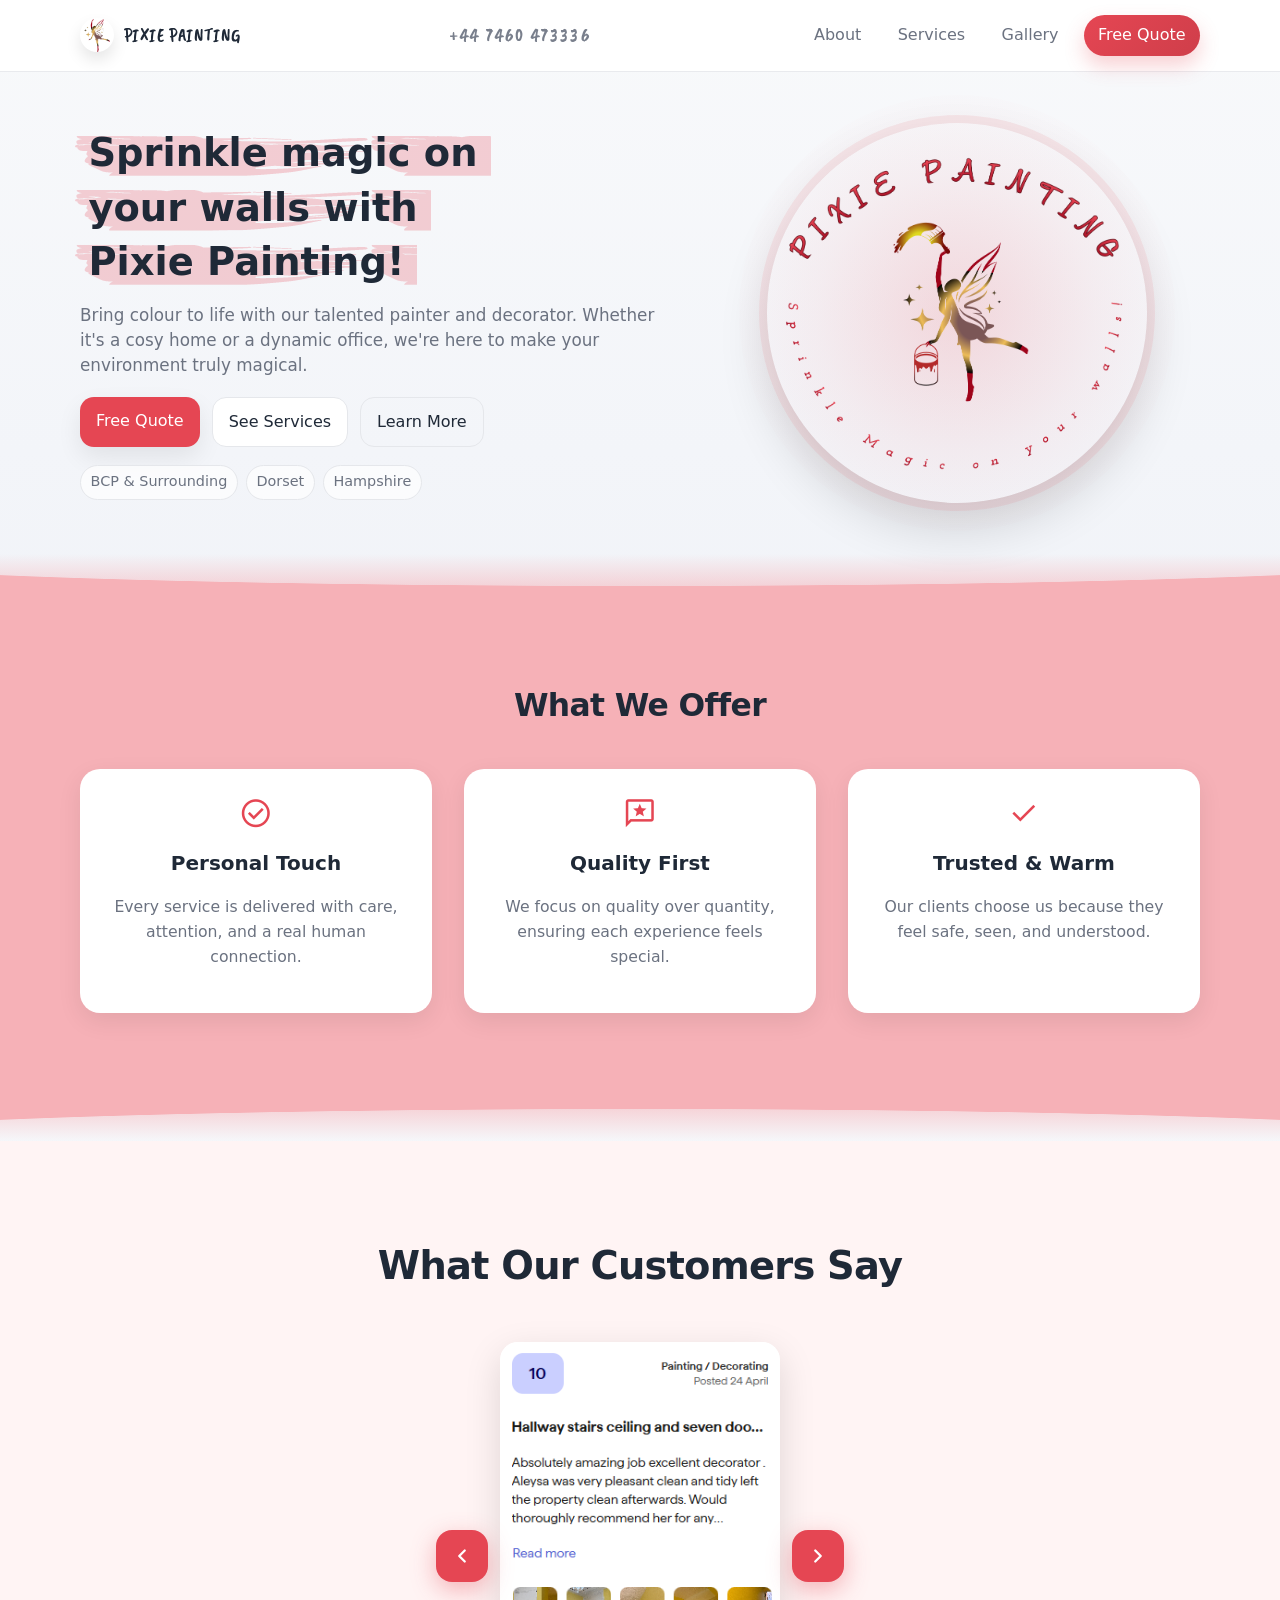
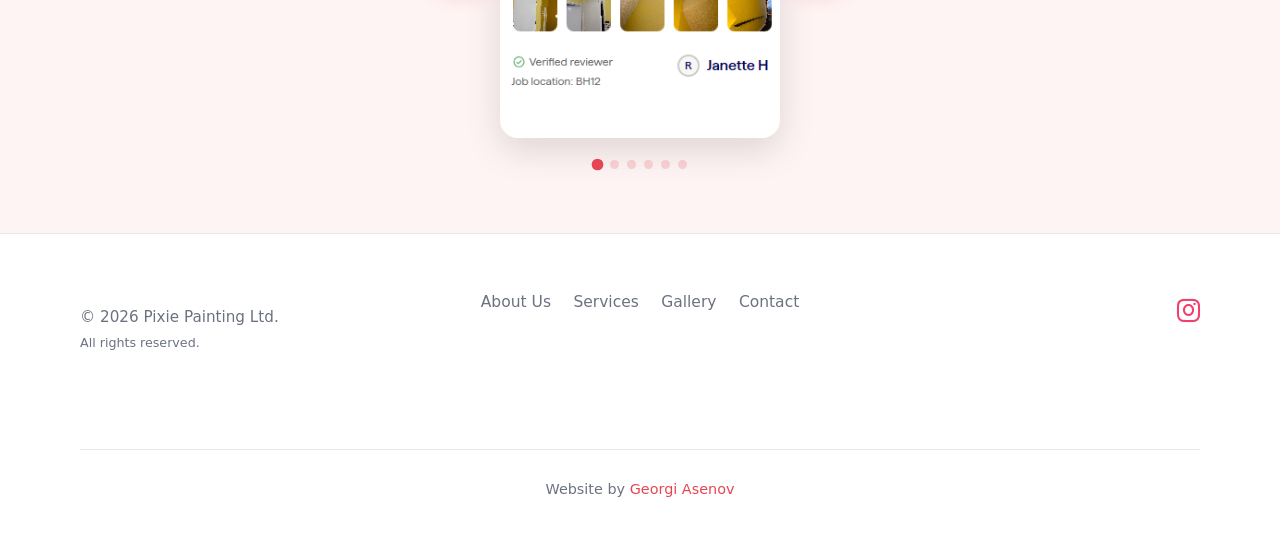
<file: index.html>
<!doctype html>
<html lang="en">
<head>
  <link rel="stylesheet" href="https://fonts.googleapis.com/css2?family=Material+Symbols+Outlined:opsz,wght,FILL,GRAD@24,400,0,0" />
  <link rel="stylesheet" href="https://cdnjs.cloudflare.com/ajax/libs/font-awesome/6.6.0/css/all.min.css" />

  <meta charset="utf-8" />
  <meta name="viewport" content="width=device-width, initial-scale=1" />
  <title>Home</title>
  <link rel="stylesheet" href="styles.css" />
</head>

<body>

  <header class="site-header">
    <div class="container header-inner">
      <a class="brand" href="index.html">
        <span class="brand-mark">
          <img src="pics/icon.png" alt="Company logo" />
        </span>
        <span class="brand-text">PIXIE PAINTING</span>
      </a>

      <div class="header-phone">
        +44 7460 473336
      </div>

      <nav class="nav" aria-label="Primary">
        <button class="nav-toggle" type="button" aria-expanded="false" aria-controls="navMenu">
          <span class="sr-only">Open menu</span>
          <span class="burger" aria-hidden="true">
            <span class="bar"></span>
            <span class="bar"></span>
            <span class="bar"></span>
          </span>
        </button>

        <ul id="navMenu" class="nav-menu">
          <li><a class="nav-link" href="about.html">About</a></li>
          <li><a class="nav-link" href="services.html">Services</a></li>
          <li><a class="nav-link" href="gallery.html">Gallery</a></li>
          <li><a class="nav-link nav-cta" href="contact.html">Free Quote</a></li>
        </ul>
      </nav>
    </div>
  </header>

  <main>
    <section class="hero">
      <div class="container hero-inner">
        <div class="hero-copy">

          <!-- Write your title normally. JS will split into 3-word lines. -->
          <h1 class="hero-title" data-brush-lines="3">
            Sprinkle magic on your walls with Pixie Painting!
          </h1>

          <p class="hero-subtitle">
            Bring colour to life with our talented painter and decorator. Whether it's a cosy home or a dynamic office, we're here to make your environment truly magical.
          </p>

          <div class="hero-actions">
            <a class="btn primary" href="contact.html">Free Quote</a>
            <a class="btn" href="services.html">See Services</a>
            <a class="btn ghost" href="about.html">Learn More</a>
          </div>

          <div class="trust" aria-label="Trust badges">
            <span class="trust-pill">BCP & Surrounding</span>
            <span class="trust-pill">Dorset</span>
            <span class="trust-pill">Hampshire</span>
          </div>
        </div>

        <div class="hero-logo">
          <div class="hero-logo-wrap">
            <img src="pics/logo0.png" alt="Company logo large" />
          </div>
        </div>
      </div>
    </section>


<div class="section-divider" aria-hidden="true"></div>


    <section class="features">
  <div class="container">
    <h2 class="section-title">What We Offer</h2>

    <div class="why-grid">
      <article class="why-card">
        <span class="material-symbols-outlined why-icon">check_circle</span>
        <h3>Personal Touch</h3>
        <p>Every service is delivered with care, attention, and a real human connection.</p>
      </article>

      <article class="why-card">
        <span class="material-symbols-outlined why-icon">reviews</span>
        <h3>Quality First</h3>
        <p>We focus on quality over quantity, ensuring each experience feels special.</p>
      </article>

      <article class="why-card">
        <span class="material-symbols-outlined why-icon">check</span>
        <h3>Trusted & Warm</h3>
        <p>Our clients choose us because they feel safe, seen, and understood.</p>
      </article>
    </div>
  </div>
</section>


<div class="section-divider--reverse" aria-hidden="true"></div>


<section class="why-us">
  <div class="container">
    <h2 class="section-title">What Our Customers Say</h2>
    <!-- <p class="why-us-subtitle">Real reviews from real people — we let our work do the talking.</p> -->

    <div class="reviews-slider" id="reviewsSlider">

      <div class="reviews-viewport">
        <div class="reviews-track" id="reviewsTrack">

          <!-- Add your review image filenames below -->
          <figure class="review-slide"><img src="pics/reviews/1.png" alt="Customer review 1" loading="lazy" /></figure>
          <figure class="review-slide"><img src="pics/reviews/2.png" alt="Customer review 2" loading="lazy" /></figure>
          <figure class="review-slide"><img src="pics/reviews/3.png" alt="Customer review 3" loading="lazy" /></figure>
          <figure class="review-slide"><img src="pics/reviews/4.png" alt="Customer review 4" loading="lazy" /></figure>
          <figure class="review-slide"><img src="pics/reviews/5.png" alt="Customer review 5" loading="lazy" /></figure>
          <figure class="review-slide"><img src="pics/reviews/6.png" alt="Customer review 6" loading="lazy" /></figure>

        </div>
      </div>

      <button class="slider-btn slider-btn--prev" id="sliderPrev" aria-label="Previous review">
        <svg xmlns="http://www.w3.org/2000/svg" width="22" height="22" viewBox="0 0 24 24" fill="none" stroke="currentColor" stroke-width="2.5" stroke-linecap="round" stroke-linejoin="round" aria-hidden="true"><polyline points="15 18 9 12 15 6"/></svg>
      </button>
      <button class="slider-btn slider-btn--next" id="sliderNext" aria-label="Next review">
        <svg xmlns="http://www.w3.org/2000/svg" width="22" height="22" viewBox="0 0 24 24" fill="none" stroke="currentColor" stroke-width="2.5" stroke-linecap="round" stroke-linejoin="round" aria-hidden="true"><polyline points="9 18 15 12 9 6"/></svg>
      </button>

      <div class="slider-dots" id="sliderDots" aria-hidden="true"></div>

    </div>
  </div>
</section>


  </main>

 <footer class="site-footer">
  <div class="container footer-inner">
    
    <div class="footer-content">
      
      <!-- Left: Company Info -->
      <div class="footer-col">
        <p class="footer-copyright">
          © <span id="year"></span> Pixie Painting Ltd.<br>
          <small>All rights reserved.</small>
        </p>
      </div>

      <!-- Center: Quick Links -->
      <div class="footer-col">
        <ul class="footer-links">
          <li><a href="about.html">About Us</a></li>
          <li><a href="services.html">Services</a></li>
          <li><a href="gallery.html">Gallery</a></li>
          <li><a href="contact.html">Contact</a></li>
        </ul>
      </div>

      <!-- Right: Social only (cleaner) -->
      <div class="footer-col">
        <div class="social-icons">
          <a href="https://instagram.com/pixiepainting_" target="_blank" rel="noopener" aria-label="Follow us on Instagram" class="social-link">
            <i class="fa-brands fa-instagram" style="color: rgb(241, 64, 108); font-size: 1.65rem;"></i>
          </a>
        </div>
      </div>

    </div>

    <!-- Checkatrade Widget -->
    <div class="checkatrade-widget">
      <script>window._checkatradeConfig = {"companyId":1177907,"uniqueName":"PixiePainting","theme":"white"};</script>
      <script src="https://www.checkatrade.com/static/js/widget.js"></script>
    </div>

    <!-- Developer Credit - Now at the very bottom -->
    <div class="footer-developer">
      <p class="developed-by">
        Website by 
        <a href="https://www.linkedin.com/in/georgi-asenov-1207501a7/" target="_blank" rel="noopener">Georgi Asenov</a>
      </p>
    </div>

  </div>
</footer>

  <script src="script.js"></script>
</body>
</html>
</file>
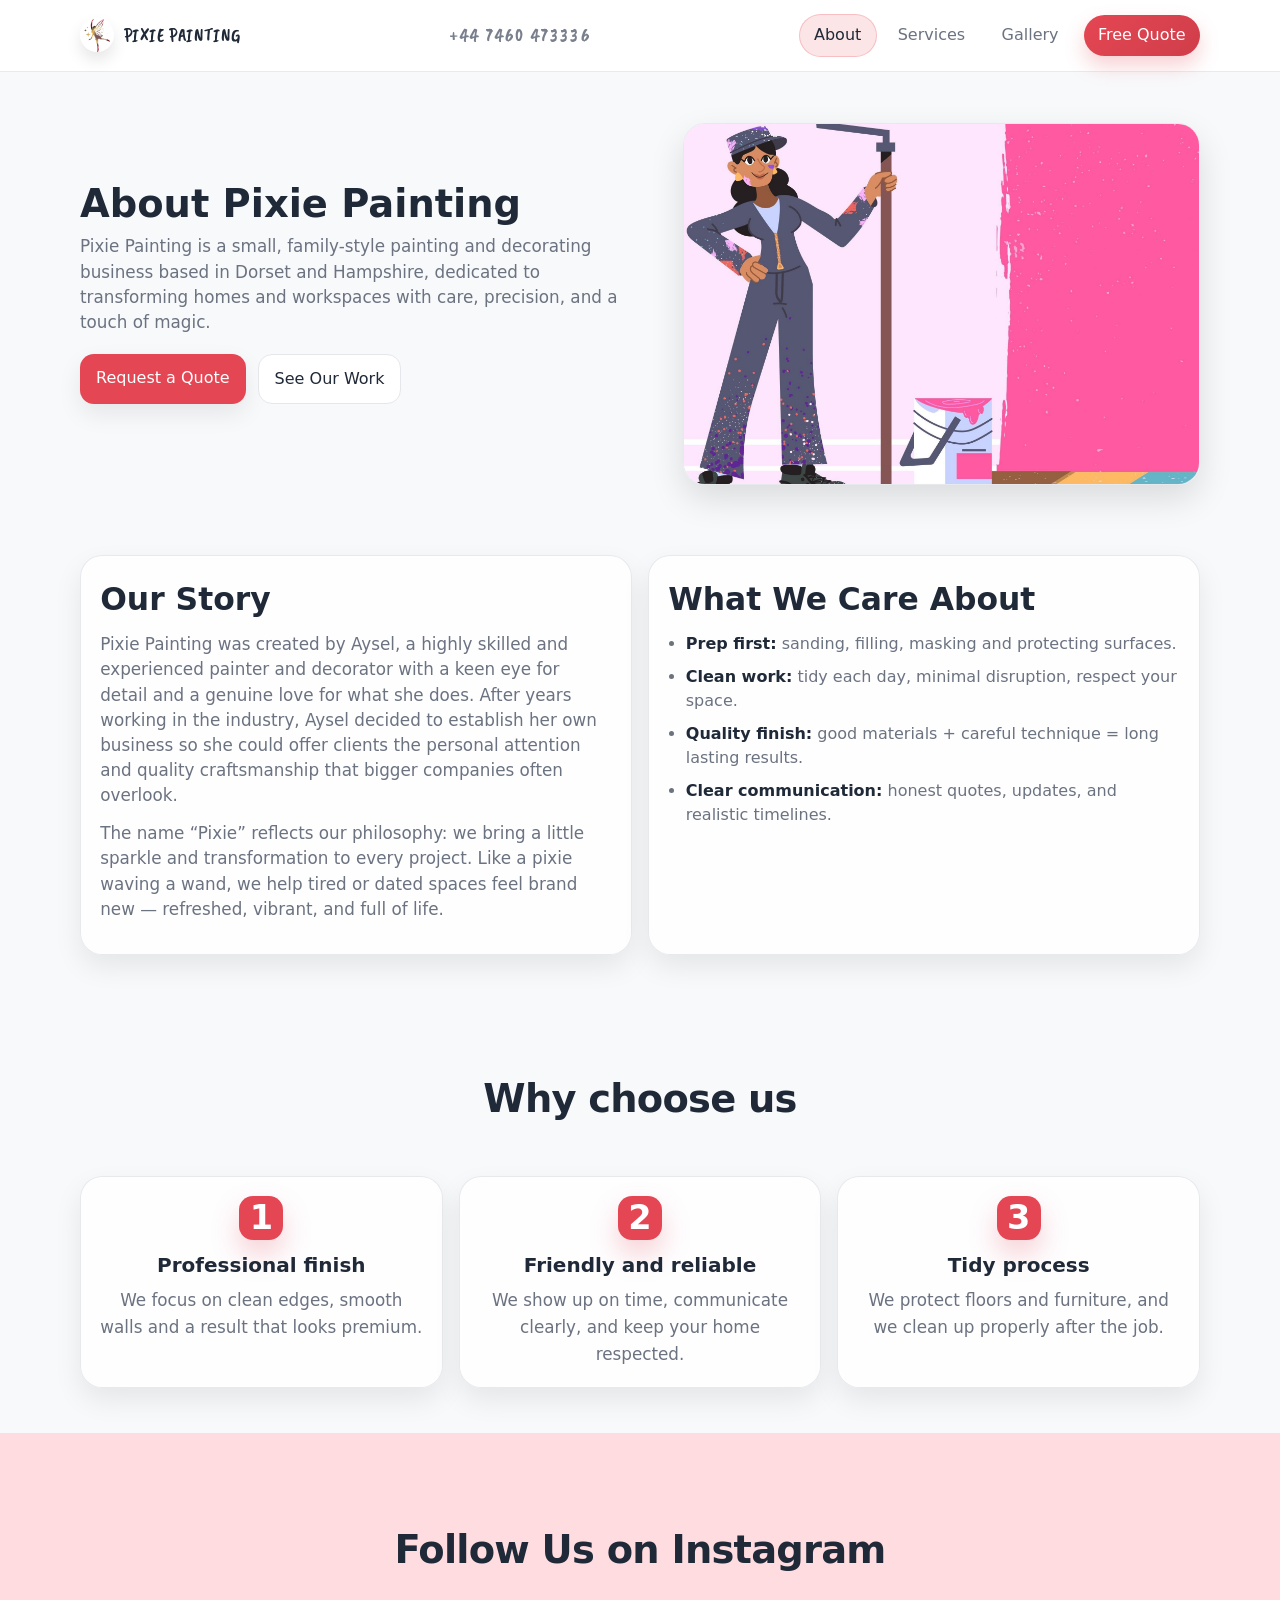
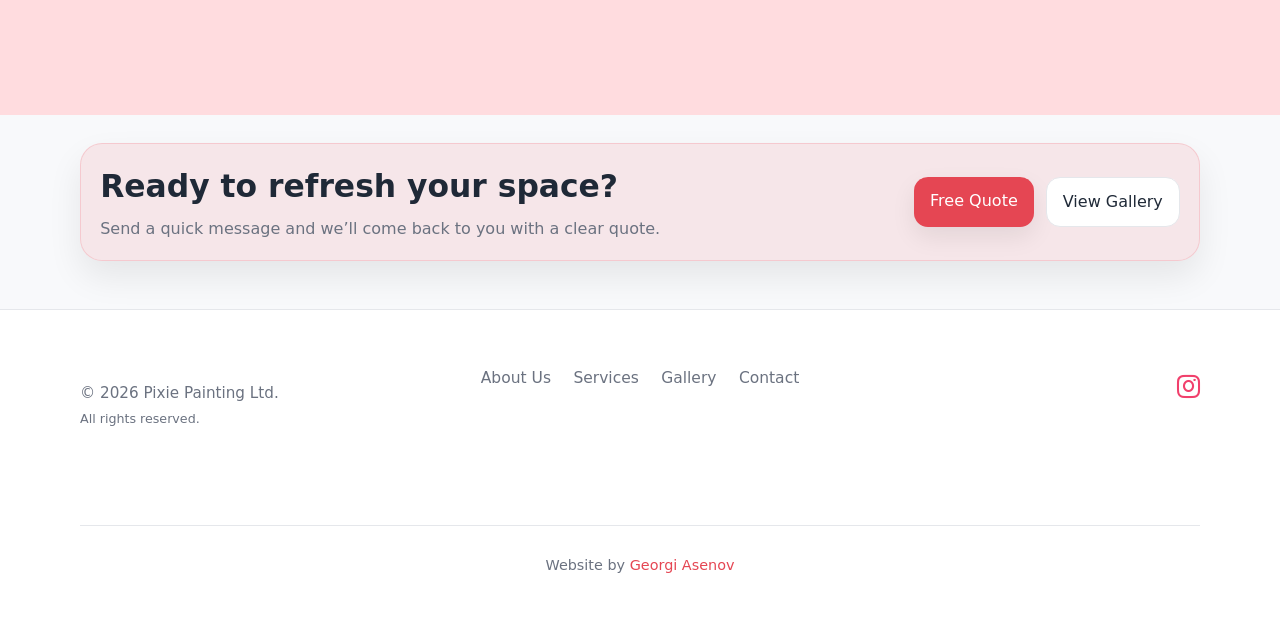
<file: about.html>
<!DOCTYPE html>
<html lang="en">
<head>
  <meta charset="UTF-8" />
  <meta name="viewport" content="width=device-width, initial-scale=1" />
  <title>About | Pixie Painting</title>

  <!-- Caveat Brush -->
  <link rel="preconnect" href="https://fonts.googleapis.com">
  <link rel="preconnect" href="https://fonts.gstatic.com" crossorigin>
  <link href="https://fonts.googleapis.com/css2?family=Caveat+Brush&display=swap" rel="stylesheet">
  <link rel="stylesheet" href="https://cdnjs.cloudflare.com/ajax/libs/font-awesome/6.6.0/css/all.min.css" />

  <link rel="stylesheet" href="about.css" />
</head>

<body>
  <!-- HEADER (same as index) -->
  <header class="site-header">
    <div class="container header-inner">
      <a class="brand" href="index.html">
        <span class="brand-mark">
          <img src="pics/icon.png" alt="Company logo" />
        </span>
        <span class="brand-text">PIXIE PAINTING</span>
      </a>

      <div class="header-phone">
        +44 7460 473336
      </div>

      <nav class="nav" aria-label="Primary">
        <button class="nav-toggle" type="button" aria-expanded="false" aria-controls="navMenu">
          <span class="sr-only">Open menu</span>
          <span class="burger" aria-hidden="true">
            <span class="bar"></span>
            <span class="bar"></span>
            <span class="bar"></span>
          </span>
        </button>

        <ul id="navMenu" class="nav-menu">
          <li><a class="nav-link is-active" href="about.html">About</a></li>
          <li><a class="nav-link" href="services.html">Services</a></li>
          <li><a class="nav-link" href="gallery.html">Gallery</a></li>
          <li><a class="nav-link nav-cta" href="contact.html">Free Quote</a></li>
        </ul>
      </nav>
    </div>
  </header>

  <main>
    <!-- ABOUT HERO -->
    <section class="about-hero">
      <div class="container about-hero-inner">
        <div class="about-hero-copy">
          <h1 class="about-title">About Pixie Painting</h1>
          <p class="about-subtitle">
            Pixie Painting is a small, family-style painting and decorating business based in Dorset and Hampshire, dedicated to transforming homes and workspaces with care, precision, and a touch of magic.
          </p>

          <div class="about-actions">
            <a class="btn primary" href="contact.html">Request a Quote</a>
            <a class="btn" href="gallery.html">See Our Work</a>
          </div>
        </div>

        <div class="about-hero-media">
          <img src="pics/interior.jpg" alt="Painter" loading="lazy">
        </div>
      </div>
    </section>

    <!-- STORY + VALUES -->
    <section class="about-content">
      <div class="container about-grid">
        <article class="about-card">
          <h2>Our Story</h2>
          <p>
            Pixie Painting was created by Aysel, a highly skilled and experienced painter and decorator with a keen eye for detail and a genuine love for what she does. After years working in the industry, Aysel decided to establish her own business so she could offer clients the personal attention and quality craftsmanship that bigger companies often overlook.
          </p>
          <p>
            The name “Pixie” reflects our philosophy: we bring a little sparkle and transformation to every project. Like a pixie waving a wand, we help tired or dated spaces feel brand new — refreshed, vibrant, and full of life.
          </p>
        </article>

        <article class="about-card">
          <h2>What We Care About</h2>
          <ul class="about-list">
            <li><strong>Prep first:</strong> sanding, filling, masking and protecting surfaces.</li>
            <li><strong>Clean work:</strong> tidy each day, minimal disruption, respect your space.</li>
            <li><strong>Quality finish:</strong> good materials + careful technique = long lasting results.</li>
            <li><strong>Clear communication:</strong> honest quotes, updates, and realistic timelines.</li>
          </ul>
        </article>
      </div>
    </section>




    <!-- WHY CHOOSE US (simple 3 cards) -->
    <section class="about-why">
      <div class="container">
        <h2 class="section-title">Why choose us</h2>

        <div class="why-grid">
          <article class="why-card">
            <div class="why-icon">1</div>
            <h3>Professional finish</h3>
            <p>We focus on clean edges, smooth walls and a result that looks premium.</p>
          </article>

          <article class="why-card">
            <div class="why-icon">2</div>
            <h3>Friendly and reliable</h3>
            <p>We show up on time, communicate clearly, and keep your home respected.</p>
          </article>

          <article class="why-card">
            <div class="why-icon">3</div>
            <h3>Tidy process</h3>
            <p>We protect floors and furniture, and we clean up properly after the job.</p>
          </article>
        </div>
      </div>
    </section>

<!-- Instagram -->
    <section class="instagram-section">
  <div class="container">
    <h2 class="section-title">Follow Us on Instagram</h2>

    <div class="instagram-embed">
      <blockquote 
        class="instagram-media" 
        data-instgrm-permalink="https://www.instagram.com/pixiepainting_" 
        data-instgrm-version="14">
      </blockquote>
    </div>
  </div>
</section>


    <!-- CTA STRIP -->
    <section class="about-cta">
      <div class="container cta-inner">
        <div class="cta-copy">
          <h2>Ready to refresh your space?</h2>
          <p>Send a quick message and we’ll come back to you with a clear quote.</p>
        </div>
        <div class="cta-actions">
          <a class="btn primary" href="contact.html">Free Quote</a>
          <a class="btn" href="gallery.html">View Gallery</a>
        </div>
      </div>
    </section>
  </main>

  <footer class="site-footer">
  <div class="container footer-inner">
    
    <div class="footer-content">
      
      <!-- Left: Company Info -->
      <div class="footer-col">
        <p class="footer-copyright">
          © <span id="year"></span> Pixie Painting Ltd.<br>
          <small>All rights reserved.</small>
        </p>
      </div>

      <!-- Center: Quick Links -->
      <div class="footer-col">
        <ul class="footer-links">
          <li><a href="about.html">About Us</a></li>
          <li><a href="services.html">Services</a></li>
          <li><a href="gallery.html">Gallery</a></li>
          <li><a href="contact.html">Contact</a></li>
        </ul>
      </div>

      <!-- Right: Social only (cleaner) -->
      <div class="footer-col">
        <div class="social-icons">
          <a href="https://instagram.com/pixiepainting_" target="_blank" rel="noopener" aria-label="Follow us on Instagram" class="social-link">
            <i class="fa-brands fa-instagram" style="color: rgb(241, 64, 108); font-size: 1.65rem;"></i>
          </a>
        </div>
      </div>

    </div>

    <!-- Checkatrade Widget -->
    <div class="checkatrade-widget">
      <script>window._checkatradeConfig = {"companyId":1177907,"uniqueName":"PixiePainting","theme":"white"};</script>
      <script src="https://www.checkatrade.com/static/js/widget.js"></script>
    </div>

    <!-- Developer Credit - Now at the very bottom -->
    <div class="footer-developer">
      <p class="developed-by">
        Website by 
        <a href="https://www.linkedin.com/in/georgi-asenov-1207501a7/" target="_blank" rel="noopener">Georgi Asenov</a>
      </p>
    </div>

  </div>
</footer>

  <script src="about.js"></script>
  <script async src="https://www.instagram.com/embed.js"></script>

</body>
</html>
</file>
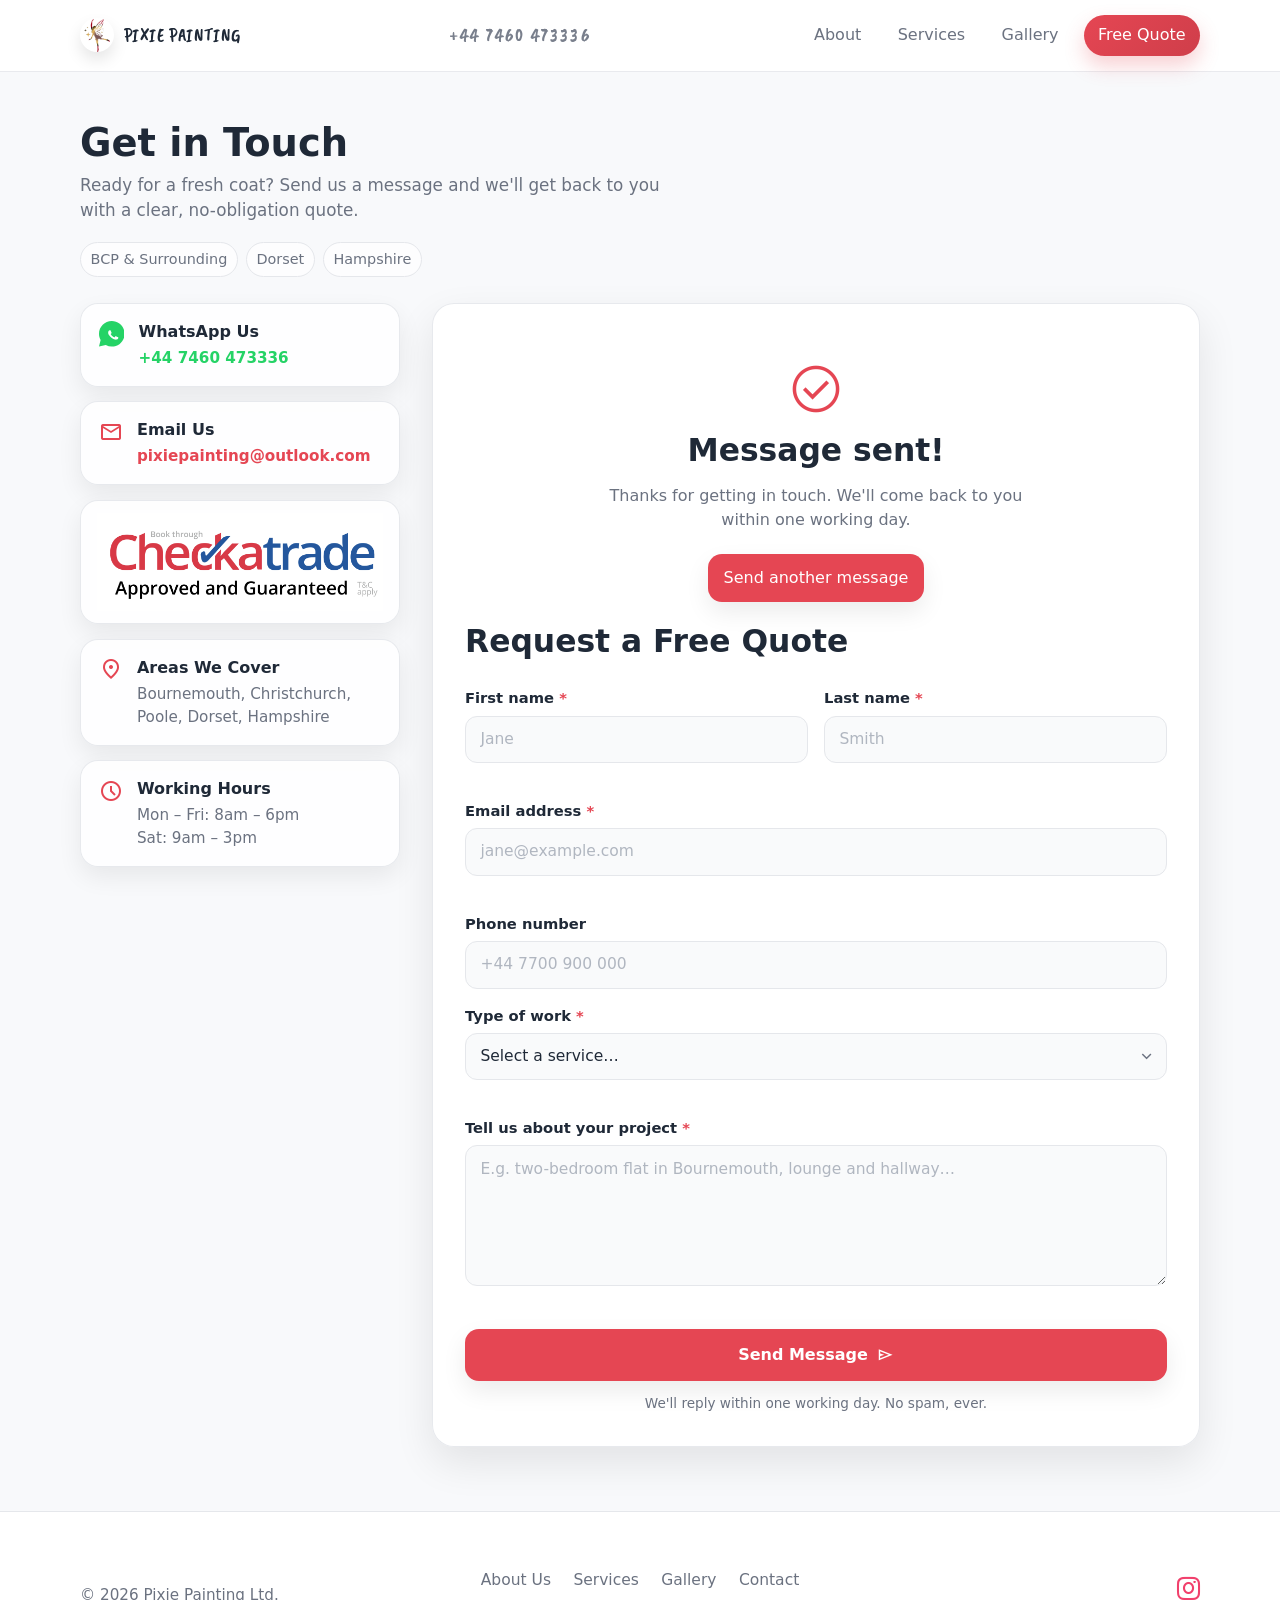
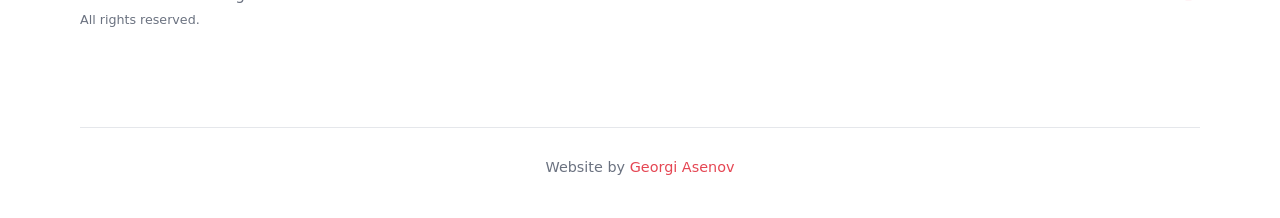
<file: contact.html>
<!DOCTYPE html>
<html lang="en">
<head>
  <meta charset="UTF-8" />
  <meta name="viewport" content="width=device-width, initial-scale=1" />
  <title>Contact | Pixie Painting</title>

  <link rel="preconnect" href="https://fonts.googleapis.com">
  <link rel="preconnect" href="https://fonts.gstatic.com" crossorigin>
  <link href="https://fonts.googleapis.com/css2?family=Caveat+Brush&display=swap" rel="stylesheet">
  <link rel="stylesheet" href="https://fonts.googleapis.com/css2?family=Material+Symbols+Outlined:opsz,wght,FILL,GRAD@24,400,0,0" />
  <link rel="stylesheet" href="https://cdnjs.cloudflare.com/ajax/libs/font-awesome/6.6.0/css/all.min.css" />

  <link rel="stylesheet" href="contact.css" />
</head>

<body>

  <!-- HEADER -->
  <header class="site-header">
    <div class="container header-inner">
      <a class="brand" href="index.html">
        <span class="brand-mark">
          <img src="pics/icon.png" alt="Company logo" />
        </span>
        <span class="brand-text">PIXIE PAINTING</span>
      </a>

      <div class="header-phone">
        +44 7460 473336
      </div>

      <nav class="nav" aria-label="Primary">
        <button class="nav-toggle" type="button" aria-expanded="false" aria-controls="navMenu">
          <span class="sr-only">Open menu</span>
          <span class="burger" aria-hidden="true">
            <span class="bar"></span>
            <span class="bar"></span>
            <span class="bar"></span>
          </span>
        </button>

        <ul id="navMenu" class="nav-menu">
          <li><a class="nav-link" href="about.html">About</a></li>
          <li><a class="nav-link" href="services.html">Services</a></li>
          <li><a class="nav-link" href="gallery.html">Gallery</a></li>
          <li><a class="nav-link nav-cta" href="contact.html">Free Quote</a></li>
        </ul>
      </nav>
    </div>
  </header>

  <main>

    <!-- CONTACT HERO -->
    <section class="contact-hero">
      <div class="container">
        <h1 class="contact-title">Get in Touch</h1>
        <p class="contact-subtitle">
          Ready for a fresh coat? Send us a message and we'll get back to you with a clear, no-obligation quote.
        </p>

        <div class="trust">
          <span class="trust-pill">BCP & Surrounding</span>
          <span class="trust-pill">Dorset</span>
          <span class="trust-pill">Hampshire</span>
        </div>
      </div>
    </section>

    <!-- MAIN CONTACT LAYOUT -->
    <section class="contact-section">
      <div class="container contact-grid">

        <!-- LEFT: Info cards -->
        <aside class="contact-info">

          <article class="info-card">
            <svg class="info-icon whatsapp-icon" xmlns="http://www.w3.org/2000/svg" viewBox="0 0 32 32" aria-hidden="true" focusable="false">
              <path fill="#25D366" d="M16 0C7.163 0 0 7.163 0 16c0 2.822.736 5.472 2.027 7.774L0 32l8.476-2.003A15.938 15.938 0 0 0 16 32c8.837 0 16-7.163 16-16S24.837 0 16 0Z"/>
              <path fill="#fff" d="M23.5 19.938c-.313-.156-1.852-.912-2.138-1.016-.287-.104-.495-.156-.704.156-.208.313-.808 1.016-.99 1.225-.183.208-.365.234-.678.078-.313-.156-1.32-.487-2.514-1.552-.929-.829-1.556-1.852-1.738-2.165-.183-.313-.02-.482.137-.637.14-.14.313-.365.469-.547.156-.183.208-.313.313-.521.104-.208.052-.39-.026-.547-.078-.156-.704-1.695-.964-2.32-.254-.608-.511-.525-.704-.535l-.599-.01a1.15 1.15 0 0 0-.833.39c-.287.313-1.094 1.069-1.094 2.607s1.12 3.024 1.276 3.232c.156.208 2.204 3.364 5.34 4.716.746.322 1.328.514 1.782.658.748.238 1.43.204 1.968.124.6-.09 1.852-.757 2.113-1.49.26-.73.26-1.356.182-1.487-.078-.13-.287-.208-.6-.364Z"/>
            </svg>
            <div>
              <h3>WhatsApp Us</h3>
              <p><a href="https://wa.me/447460473336" target="_blank" rel="noopener noreferrer">+44 7460 473336</a></p>
            </div>
          </article>

          <article class="info-card">
            <span class="material-symbols-outlined info-icon">mail</span>
            <div>
              <h3>Email Us</h3>
              <p><a href="mailto:hello@pixiepainting.co.uk">pixiepainting@outlook.com</a></p>
            </div>
          </article>

            <article class="info-card info-card--checkatrade">
            <a href="https://www.checkatrade.com/trades/pixiepainting" target="_blank" rel="noopener noreferrer" class="checkatrade-link" aria-label="View our Checkatrade profile">
              <img
                src="pics/Checkatrade1.png"
                alt="Find us on Checkatrade"
                class="checkatrade-img"
              />
              <span class="checkatrade-cta"> </span>
            </a>
          </article>

          <article class="info-card">
            <span class="material-symbols-outlined info-icon">location_on</span>
            <div>
              <h3>Areas We Cover</h3>
              <p>Bournemouth, Christchurch, Poole, Dorset, Hampshire</p>
            </div>
          </article>

          <article class="info-card">
            <span class="material-symbols-outlined info-icon">schedule</span>
            <div>
              <h3>Working Hours</h3>
              <p>Mon – Fri: 8am – 6pm<br>Sat: 9am – 3pm</p>
            </div>
          </article>

        </aside>

        <!-- RIGHT: Contact form -->
        <div class="contact-form-wrap">
          <div class="form-card" id="formCard">

            <!-- Success state (hidden by default) -->
            <div class="form-success" id="formSuccess" aria-live="polite" hidden>
              <span class="material-symbols-outlined success-icon">check_circle</span>
              <h2>Message sent!</h2>
              <p>Thanks for getting in touch. We'll come back to you within one working day.</p>
              <button class="btn primary" id="resetBtn" type="button">Send another message</button>
            </div>

            <!-- The form -->
            <div id="formBody">
              <h2 class="form-heading">Request a Free Quote</h2>

              <form id="contactForm" action="https://formspree.io/f/maqkqykz" method="POST" novalidate>

                <div class="field-row">
                  <div class="field">
                    <label class="field-label" for="firstName">First name <span aria-hidden="true">*</span></label>
                    <input class="field-input" id="firstName" name="firstName" type="text"
                      placeholder="Jane" autocomplete="given-name" required />
                    <span class="field-error" id="firstNameError"></span>
                  </div>
                  <div class="field">
                    <label class="field-label" for="lastName">Last name <span aria-hidden="true">*</span></label>
                    <input class="field-input" id="lastName" name="lastName" type="text"
                      placeholder="Smith" autocomplete="family-name" required />
                    <span class="field-error" id="lastNameError"></span>
                  </div>
                </div>

                <div class="field">
                  <label class="field-label" for="email">Email address <span aria-hidden="true">*</span></label>
                  <input class="field-input" id="email" name="email" type="email"
                    placeholder="jane@example.com" autocomplete="email" required />
                  <span class="field-error" id="emailError"></span>
                </div>

                <div class="field">
                  <label class="field-label" for="phone">Phone number</label>
                  <input class="field-input" id="phone" name="phone" type="tel"
                    placeholder="+44 7700 900 000" autocomplete="tel" />
                </div>

                <div class="field">
                  <label class="field-label" for="service">Type of work <span aria-hidden="true">*</span></label>
                  <div class="select-wrap">
                    <select class="field-input field-select" id="service" name="service" required>
                      <option value="" disabled selected>Select a service…</option>
                      <option value="interior">Interior painting</option>
                      <option value="exterior">Exterior painting</option>
                      <option value="commercial">Commercial / Office</option>
                      <option value="other">Other / Not sure yet</option>
                    </select>
                    <span class="select-arrow material-symbols-outlined" aria-hidden="true">expand_more</span>
                  </div>
                  <span class="field-error" id="serviceError"></span>
                </div>

                <div class="field">
                  <label class="field-label" for="message">Tell us about your project <span aria-hidden="true">*</span></label>
                  <textarea class="field-input field-textarea" id="message" name="message"
                    placeholder="E.g. two-bedroom flat in Bournemouth, lounge and hallway…" rows="5" required></textarea>
                  <span class="field-error" id="messageError"></span>
                </div>

                <button class="btn primary submit-btn" id="submitBtn" type="submit">
                  <span class="submit-label">Send Message</span>
                  <span class="material-symbols-outlined submit-icon" aria-hidden="true">send</span>
                </button>

                <p class="form-note">We'll reply within one working day. No spam, ever.</p>

              </form>
            </div>

          </div>
        </div>

      </div>
    </section>

  </main>

  <footer class="site-footer">
  <div class="container footer-inner">
    
    <div class="footer-content">
      
      <!-- Left: Company Info -->
      <div class="footer-col">
        <p class="footer-copyright">
          © <span id="year"></span> Pixie Painting Ltd.<br>
          <small>All rights reserved.</small>
        </p>
      </div>

      <!-- Center: Quick Links -->
      <div class="footer-col">
        <ul class="footer-links">
          <li><a href="about.html">About Us</a></li>
          <li><a href="services.html">Services</a></li>
          <li><a href="gallery.html">Gallery</a></li>
          <li><a href="contact.html">Contact</a></li>
        </ul>
      </div>

      <!-- Right: Social only (cleaner) -->
      <div class="footer-col">
        <div class="social-icons">
          <a href="https://instagram.com/pixiepainting_" target="_blank" rel="noopener" aria-label="Follow us on Instagram" class="social-link">
            <i class="fa-brands fa-instagram" style="color: rgb(241, 64, 108); font-size: 1.65rem;"></i>
          </a>
        </div>
      </div>

    </div>

    <!-- Checkatrade Widget -->
    <div class="checkatrade-widget">
      <script>window._checkatradeConfig = {"companyId":1177907,"uniqueName":"PixiePainting","theme":"white"};</script>
      <script src="https://www.checkatrade.com/static/js/widget.js"></script>
    </div>

    <!-- Developer Credit - Now at the very bottom -->
    <div class="footer-developer">
      <p class="developed-by">
        Website by 
        <a href="https://www.linkedin.com/in/georgi-asenov-1207501a7/" target="_blank" rel="noopener">Georgi Asenov</a>
      </p>
    </div>

  </div>
</footer>

  <script src="contact.js"></script>
</body>
</html>
</file>
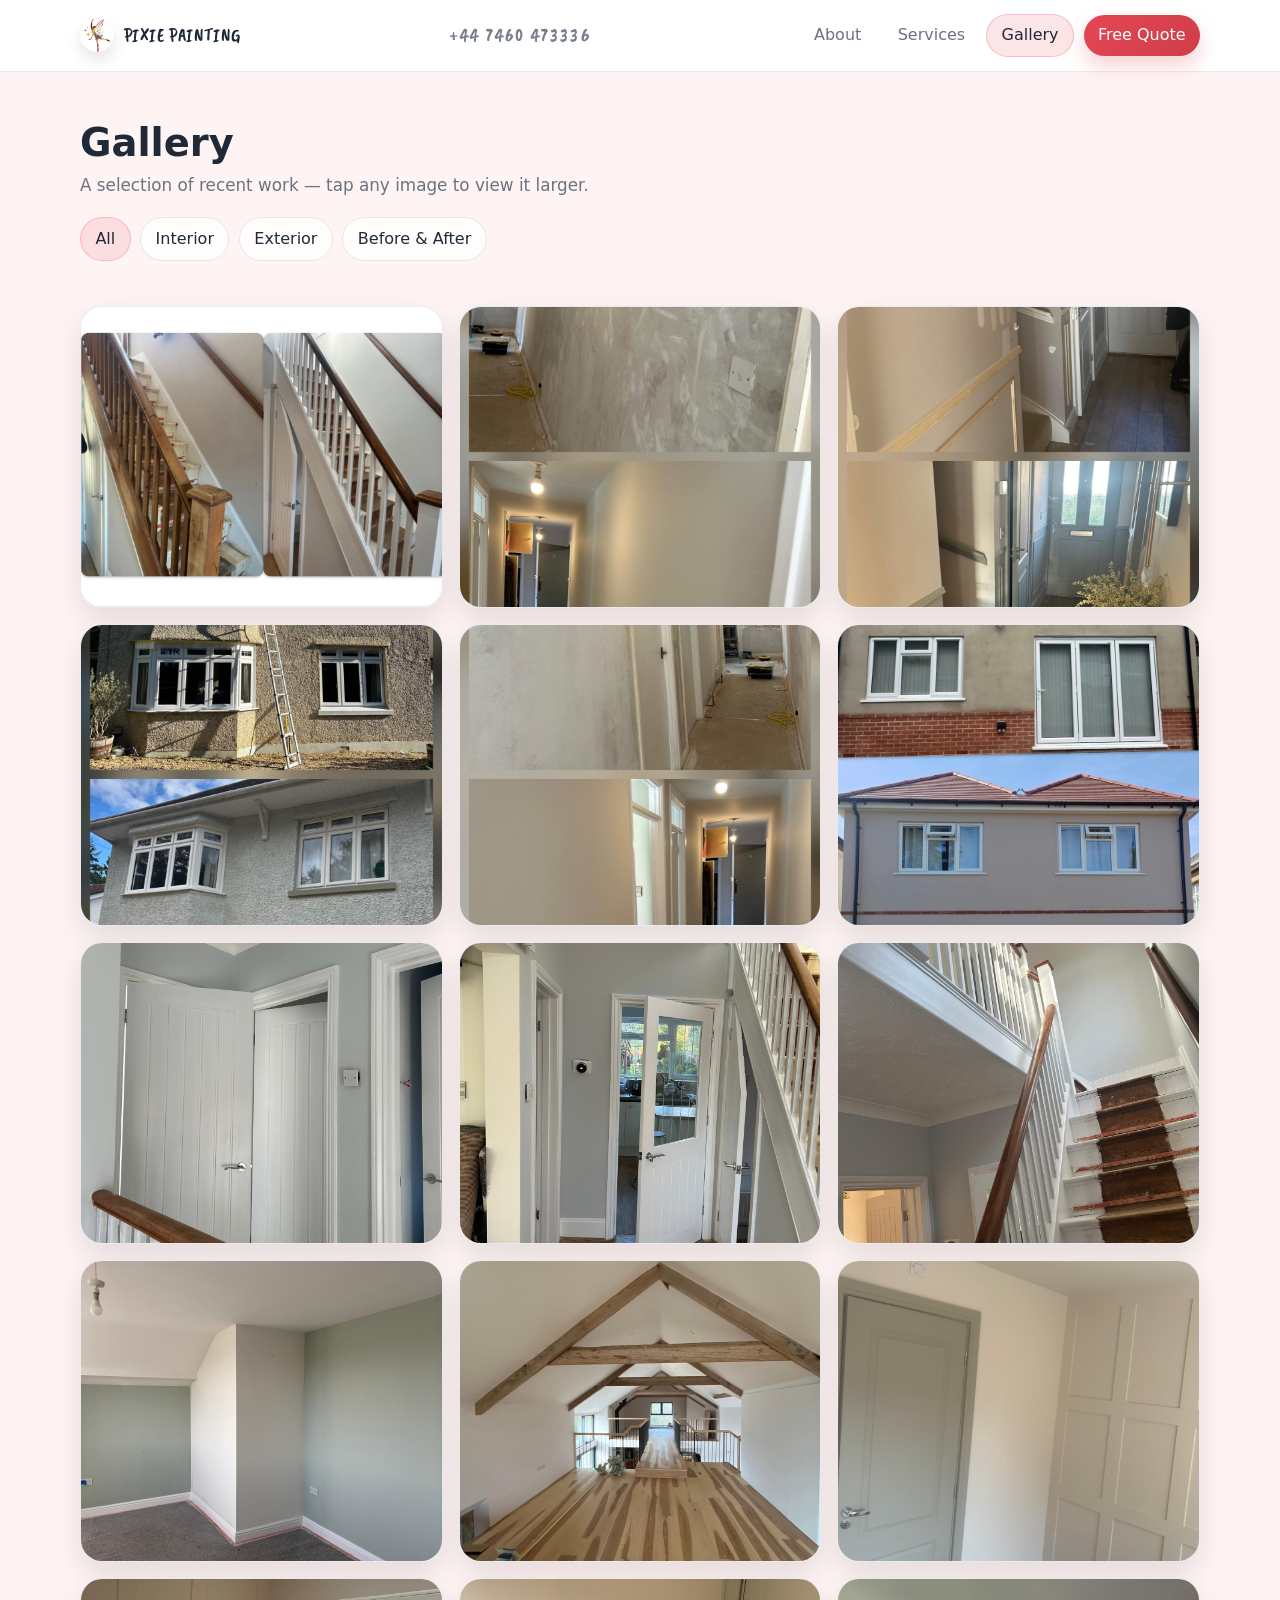
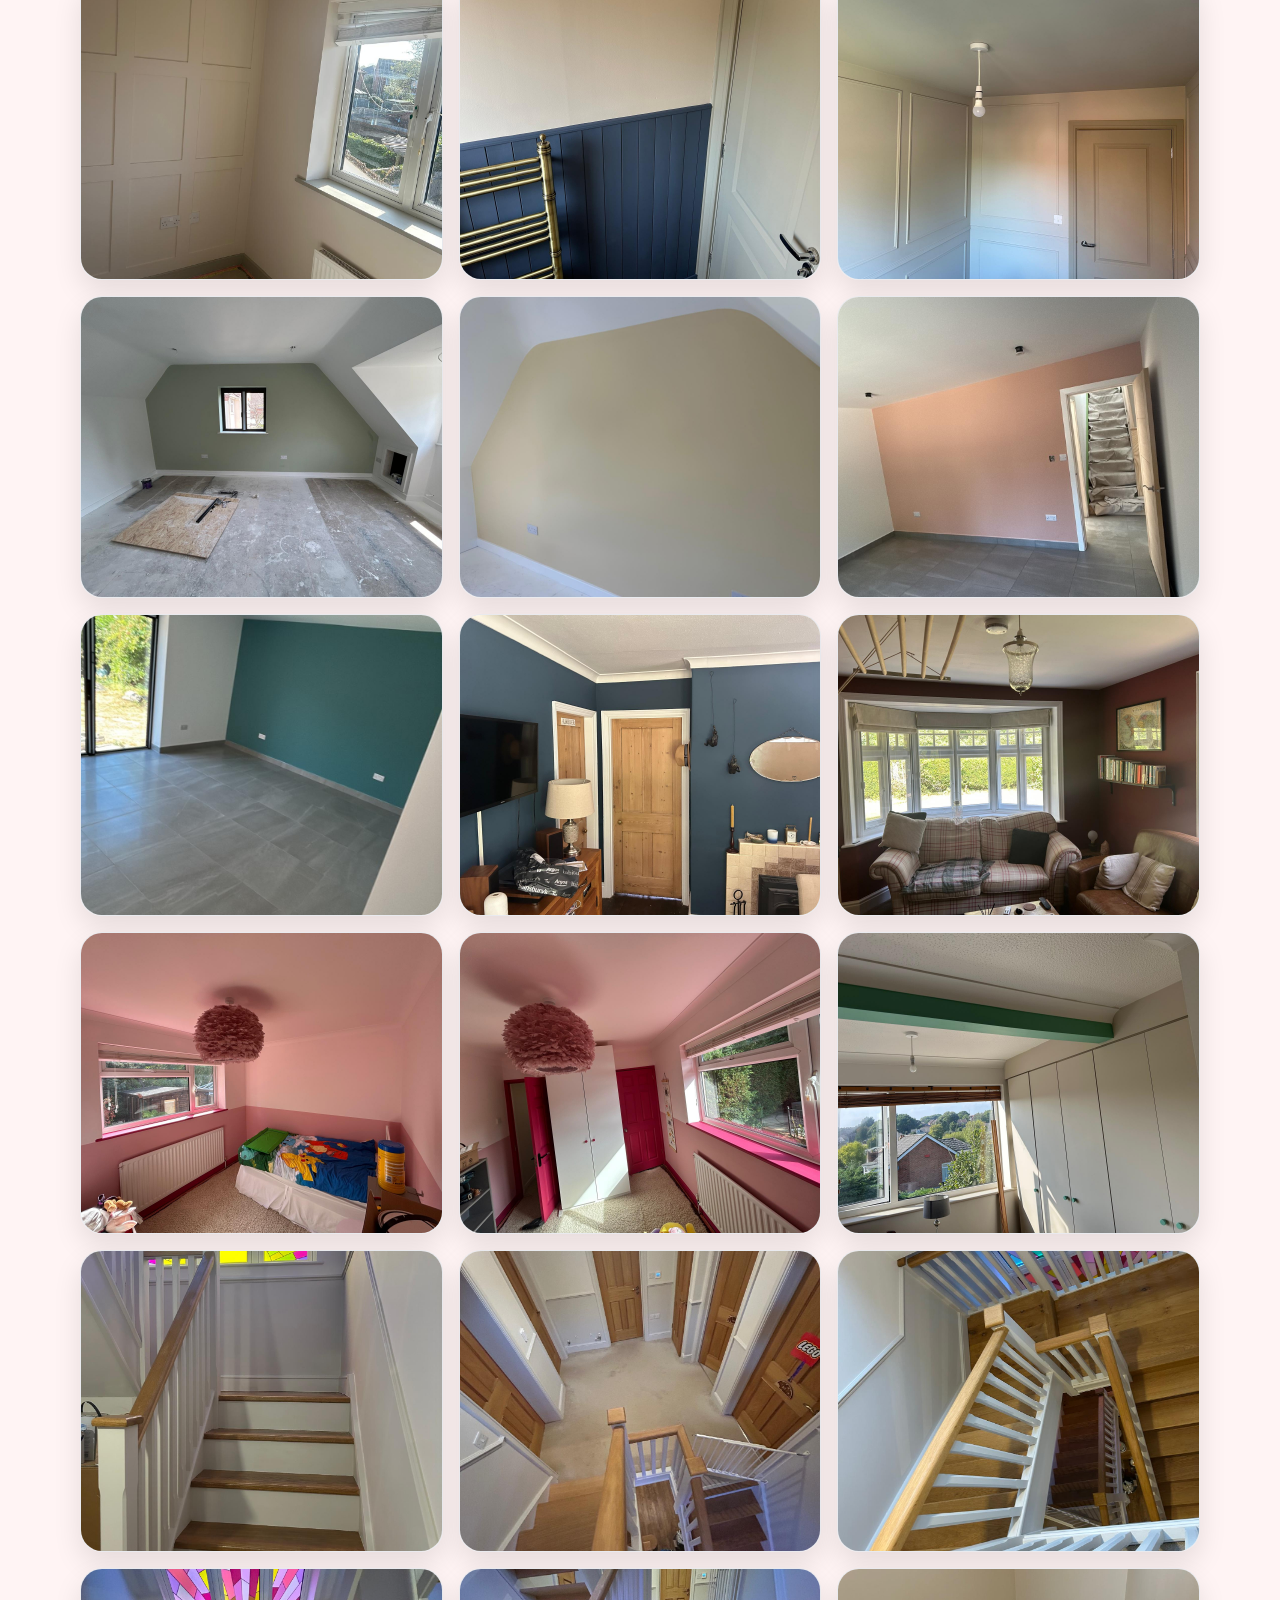
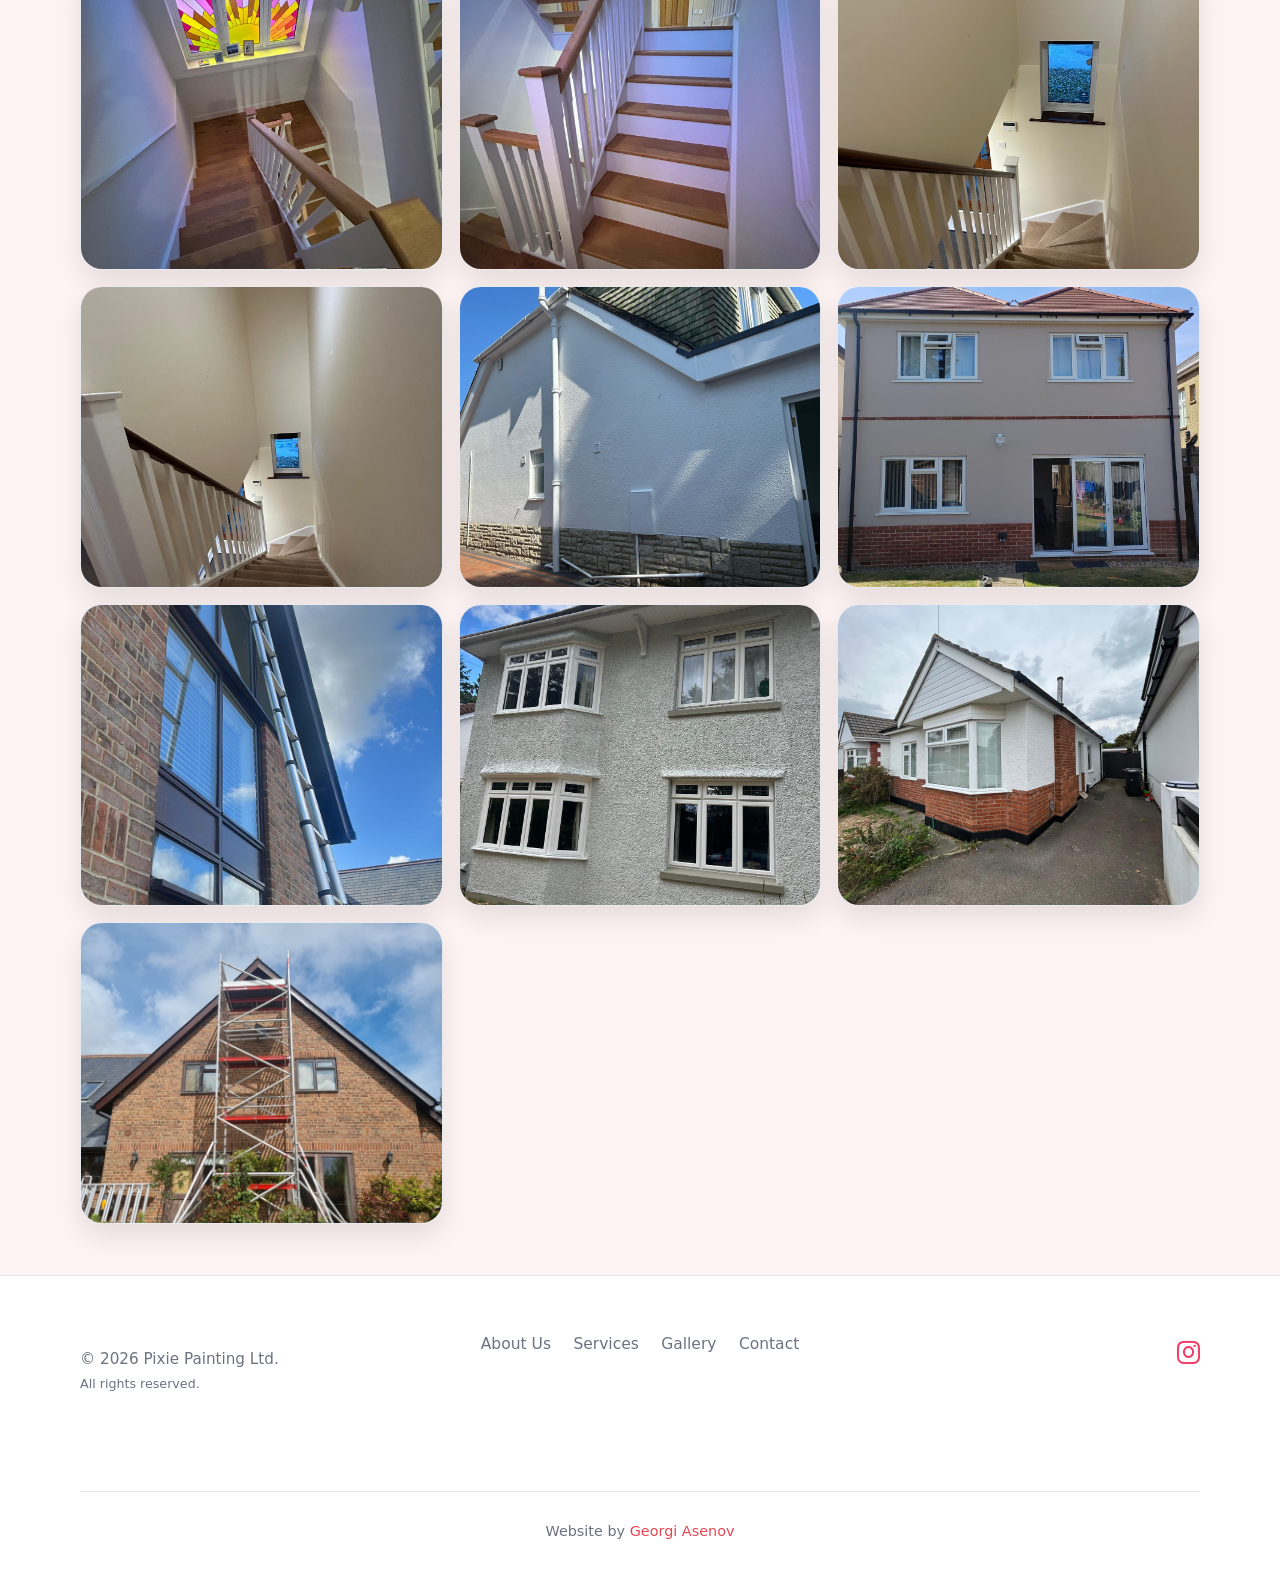
<file: gallery.html>
<!DOCTYPE html>
<html lang="en">
<head>
  <meta charset="UTF-8" />
  <meta name="viewport" content="width=device-width, initial-scale=1" />
  <title>Gallery | Pixie Painting</title>

  <!-- Font: Caveat Brush (same family you already use) -->
  <link rel="preconnect" href="https://fonts.googleapis.com">
  <link rel="preconnect" href="https://fonts.gstatic.com" crossorigin>
  <link href="https://fonts.googleapis.com/css2?family=Caveat+Brush&display=swap" rel="stylesheet">
  <link rel="stylesheet" href="https://cdnjs.cloudflare.com/ajax/libs/font-awesome/6.6.0/css/all.min.css" />

  <link rel="stylesheet" href="gallery.css" />
</head>

<body>
  <!-- HEADER (kept as in index.html) -->
  <header class="site-header">
    <div class="container header-inner">
      <a class="brand" href="index.html">
        <span class="brand-mark">
          <img src="pics/icon.png" alt="Company logo" />
        </span>
        <span class="brand-text">PIXIE PAINTING</span>
      </a>

      <div class="header-phone">
        +44 7460 473336
      </div>

      <nav class="nav" aria-label="Primary">
        <button class="nav-toggle" type="button" aria-expanded="false" aria-controls="navMenu">
          <span class="sr-only">Open menu</span>
          <span class="burger" aria-hidden="true">
            <span class="bar"></span>
            <span class="bar"></span>
            <span class="bar"></span>
          </span>
        </button>

        <ul id="navMenu" class="nav-menu">
          <li><a class="nav-link" href="about.html">About</a></li>
          <li><a class="nav-link" href="services.html">Services</a></li>
          <li><a class="nav-link is-active" href="gallery.html">Gallery</a></li>
          <li><a class="nav-link nav-cta" href="contact.html">Free Quote</a></li>
        </ul>
      </nav>
    </div>
  </header>

  <main>
    <section class="gallery-hero">
      <div class="container">
        <h1 class="gallery-title">Gallery</h1>
        <p class="gallery-subtitle">
          A selection of recent work — tap any image to view it larger.
        </p>

        <div class="gallery-controls" role="toolbar" aria-label="Gallery filters">
          <button class="filter-btn is-active" type="button" data-filter="all">All</button>
          <button class="filter-btn" type="button" data-filter="interior">Interior</button>
          <button class="filter-btn" type="button" data-filter="exterior">Exterior</button>
          <button class="filter-btn" type="button" data-filter="before-after">Before & After</button>
        </div>
      </div>
    </section>

    <section class="gallery">
      <div class="container">
        <div class="gallery-grid" id="galleryGrid">
          <!-- Replace src paths with your real images -->

          <!-- Before and After Images -->
           <figure class="gallery-item" data-category="before-after">
            <img src="pics/before-after/1.jpeg" alt="Interior painting project" loading="lazy">
          </figure>

          <figure class="gallery-item" data-category="before-after">
            <img src="pics/before-after/2.jpeg" alt="Interior painting project" loading="lazy">
          </figure>

          <figure class="gallery-item" data-category="before-after">
            <img src="pics/before-after/3.jpeg" alt="Interior painting project" loading="lazy">
          </figure>

          <figure class="gallery-item" data-category="before-after">
            <img src="pics/before-after/4.jpeg" alt="Interior painting project" loading="lazy">
          </figure>

          <figure class="gallery-item" data-category="before-after">
            <img src="pics/before-after/5.jpeg" alt="Interior painting project" loading="lazy">
          </figure>

          <figure class="gallery-item" data-category="before-after">
            <img src="pics/before-after/6.jpeg" alt="Interior painting project" loading="lazy">
          </figure>


          <!-- Interior Images -->
            <figure class="gallery-item" data-category="interior">
            <img src="pics/Interior/1.jpeg" alt="Interior painting project" loading="lazy">
          </figure>

           <figure class="gallery-item" data-category="interior">
            <img src="pics/Interior/2.jpeg" alt="Interior painting project" loading="lazy">
          </figure>

           <figure class="gallery-item" data-category="interior">
            <img src="pics/Interior/4.jpeg" alt="Interior painting project" loading="lazy">
          </figure>

          <figure class="gallery-item" data-category="interior">
            <img src="pics/Interior/5.jpeg" alt="Interior painting project" loading="lazy">
          </figure>

          <figure class="gallery-item" data-category="interior">
            <img src="pics/Interior/6.jpeg" alt="Interior painting project" loading="lazy">
          </figure>

          <figure class="gallery-item" data-category="interior">
            <img src="pics/Interior/7.jpeg" alt="Interior painting project" loading="lazy">
          </figure>

          <figure class="gallery-item" data-category="interior">
            <img src="pics/Interior/8.jpeg" alt="Interior painting project" loading="lazy">
          </figure>

          <figure class="gallery-item" data-category="interior">
            <img src="pics/Interior/9.jpeg" alt="Interior painting project" loading="lazy">
          </figure>

          <figure class="gallery-item" data-category="interior">
            <img src="pics/Interior/10.jpeg" alt="Interior painting project" loading="lazy">
          </figure>

          <figure class="gallery-item" data-category="interior">
            <img src="pics/Interior/11.jpeg" alt="Interior painting project" loading="lazy">
          </figure>

          <figure class="gallery-item" data-category="interior">
            <img src="pics/Interior/12.jpeg" alt="Interior painting project" loading="lazy">
          </figure>

          <figure class="gallery-item" data-category="interior">
            <img src="pics/Interior/13.jpeg" alt="Interior painting project" loading="lazy">
          </figure>

          <figure class="gallery-item" data-category="interior">
            <img src="pics/Interior/14.jpeg" alt="Interior painting project" loading="lazy">
          </figure>

          <figure class="gallery-item" data-category="interior">
            <img src="pics/Interior/15.jpeg" alt="Interior painting project" loading="lazy">
          </figure>

          <figure class="gallery-item" data-category="interior">
            <img src="pics/Interior/16.jpeg" alt="Interior painting project" loading="lazy">
          </figure>

          <figure class="gallery-item" data-category="interior">
            <img src="pics/Interior/17.jpeg" alt="Interior painting project" loading="lazy">
          </figure>

          <figure class="gallery-item" data-category="interior">
            <img src="pics/Interior/18.jpeg" alt="Interior painting project" loading="lazy">
          </figure>

          <figure class="gallery-item" data-category="interior">
            <img src="pics/Interior/19.jpeg" alt="Interior painting project" loading="lazy">
          </figure>

          <figure class="gallery-item" data-category="interior">
            <img src="pics/Interior/20.jpeg" alt="Interior painting project" loading="lazy">
          </figure>

          <figure class="gallery-item" data-category="interior">
            <img src="pics/Interior/21.jpeg" alt="Interior painting project" loading="lazy">
          </figure>

          <figure class="gallery-item" data-category="interior">
            <img src="pics/Interior/22.jpeg" alt="Interior painting project" loading="lazy">
          </figure>

          <figure class="gallery-item" data-category="interior">
            <img src="pics/Interior/23.jpeg" alt="Interior painting project" loading="lazy">
          </figure>

          <figure class="gallery-item" data-category="interior">
            <img src="pics/Interior/24.jpeg" alt="Interior painting project" loading="lazy">
          </figure>

          <figure class="gallery-item" data-category="interior">
            <img src="pics/Interior/25.jpeg" alt="Interior painting project" loading="lazy">
          </figure>

          <figure class="gallery-item" data-category="interior">
            <img src="pics/Interior/26.jpeg" alt="Interior painting project" loading="lazy">
          </figure>

          <!-- Exterior Images -->

          <figure class="gallery-item" data-category="exterior">
            <img src="pics/Exterior/1.jpeg" alt="Interior painting project" loading="lazy">
          </figure>

          <figure class="gallery-item" data-category="exterior">
            <img src="pics/Exterior/2.jpeg" alt="Interior painting project" loading="lazy">
          </figure>

          <figure class="gallery-item" data-category="exterior">
            <img src="pics/Exterior/3.jpeg" alt="Interior painting project" loading="lazy">
          </figure>

          <figure class="gallery-item" data-category="exterior">
            <img src="pics/Exterior/4.jpeg" alt="Interior painting project" loading="lazy">
          </figure>

          <figure class="gallery-item" data-category="exterior">
            <img src="pics/Exterior/5.jpeg" alt="Interior painting project" loading="lazy">
          </figure>

          <figure class="gallery-item" data-category="exterior">
            <img src="pics/Exterior/6.jpeg" alt="Interior painting project" loading="lazy">
          </figure>

      
        </div>
      </div>
    </section>

    <!-- Lightbox -->
    <div class="lightbox" id="lightbox" aria-hidden="true">
      <div class="lightbox-backdrop" data-close></div>

      <div class="lightbox-panel" role="dialog" aria-modal="true" aria-label="Image preview">
        <button class="lightbox-close" type="button" aria-label="Close preview" data-close>✕</button>
        <img class="lightbox-img" id="lightboxImg" alt="">
      </div>
    </div>
  </main>

  <footer class="site-footer">
  <div class="container footer-inner">
    
    <div class="footer-content">
      
      <!-- Left: Company Info -->
      <div class="footer-col">
        <p class="footer-copyright">
          © <span id="year"></span> Pixie Painting Ltd.<br>
          <small>All rights reserved.</small>
        </p>
      </div>

      <!-- Center: Quick Links -->
      <div class="footer-col">
        <ul class="footer-links">
          <li><a href="about.html">About Us</a></li>
          <li><a href="services.html">Services</a></li>
          <li><a href="gallery.html">Gallery</a></li>
          <li><a href="contact.html">Contact</a></li>
        </ul>
      </div>

      <!-- Right: Social only (cleaner) -->
      <div class="footer-col">
        <div class="social-icons">
          <a href="https://instagram.com/pixiepainting_" target="_blank" rel="noopener" aria-label="Follow us on Instagram" class="social-link">
            <i class="fa-brands fa-instagram" style="color: rgb(241, 64, 108); font-size: 1.65rem;"></i>
          </a>
        </div>
      </div>

    </div>

    <!-- Checkatrade Widget -->
    <div class="checkatrade-widget">
      <script>window._checkatradeConfig = {"companyId":1177907,"uniqueName":"PixiePainting","theme":"white"};</script>
      <script src="https://www.checkatrade.com/static/js/widget.js"></script>
    </div>

    <!-- Developer Credit - Now at the very bottom -->
    <div class="footer-developer">
      <p class="developed-by">
        Website by 
        <a href="https://www.linkedin.com/in/georgi-asenov-1207501a7/" target="_blank" rel="noopener">Georgi Asenov</a>
      </p>
    </div>

  </div>
</footer>

  <script src="gallery.js"></script>
</body>
</html>
</file>
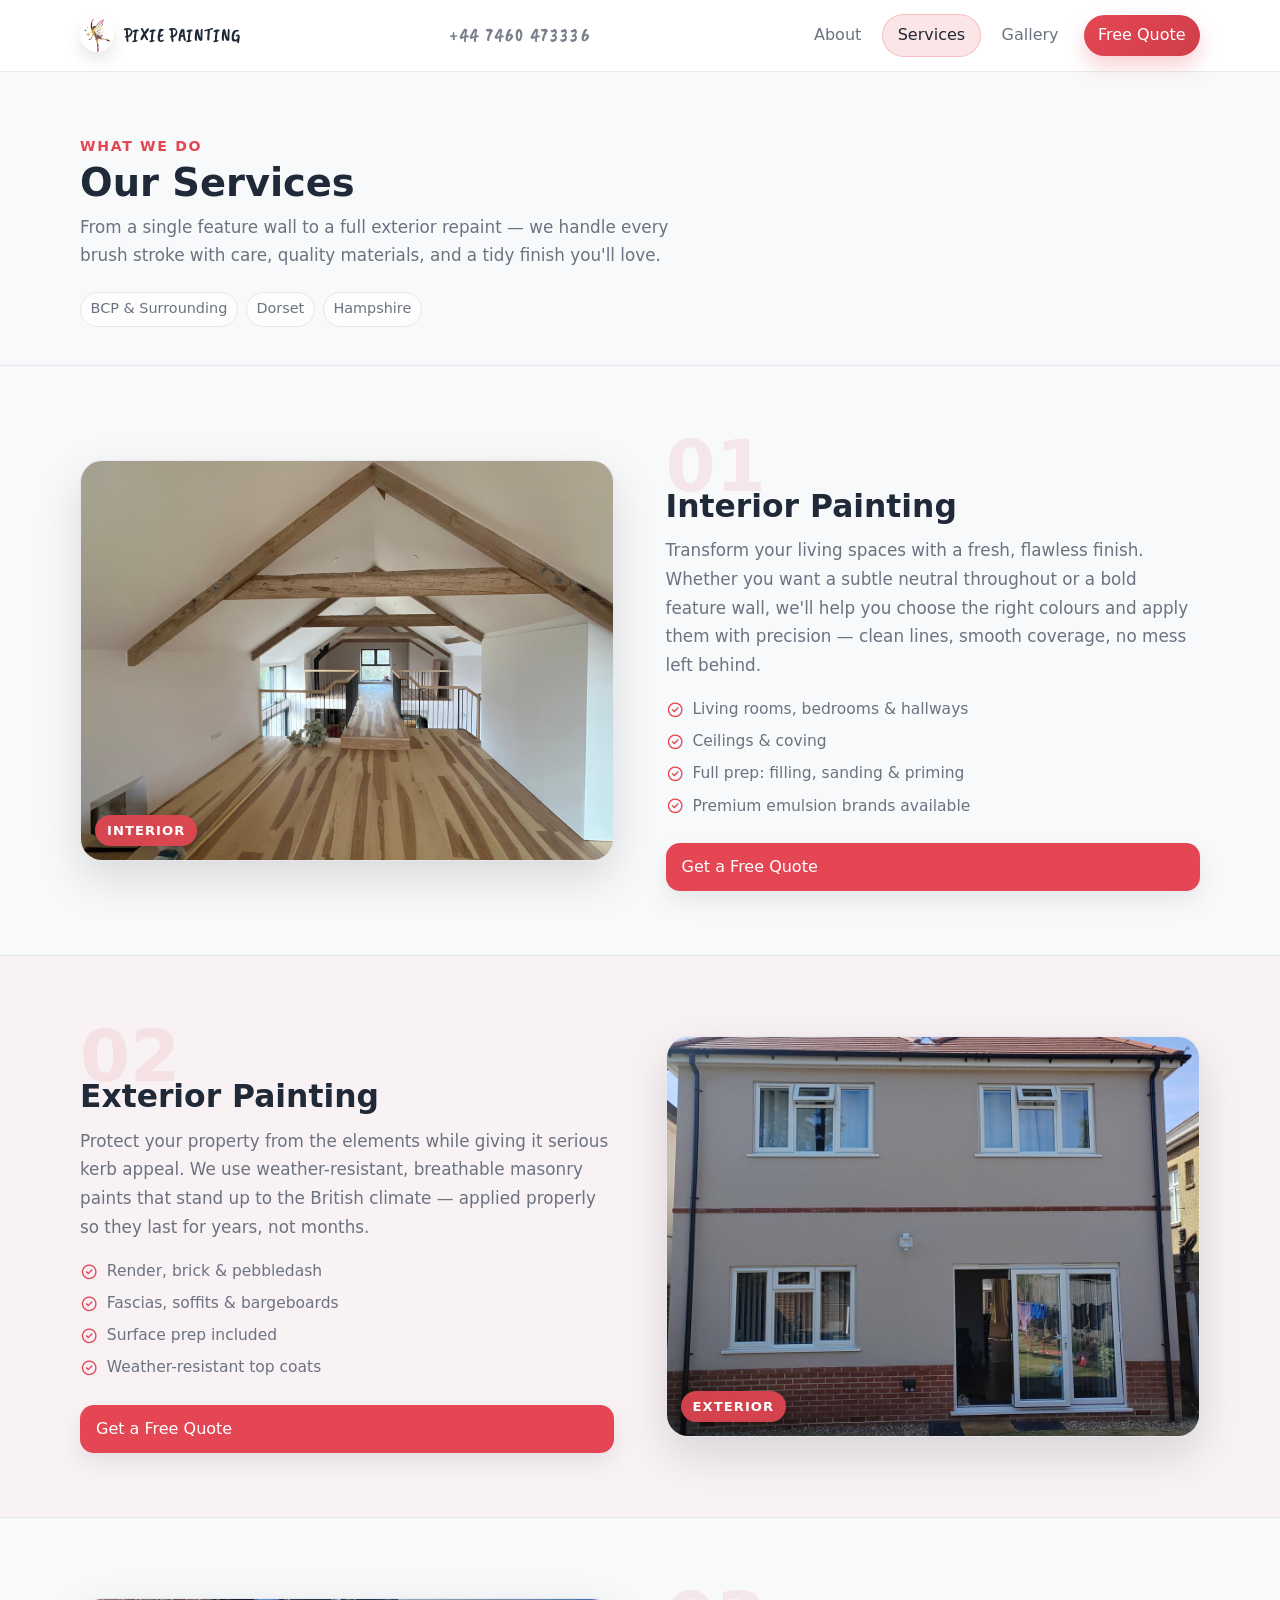
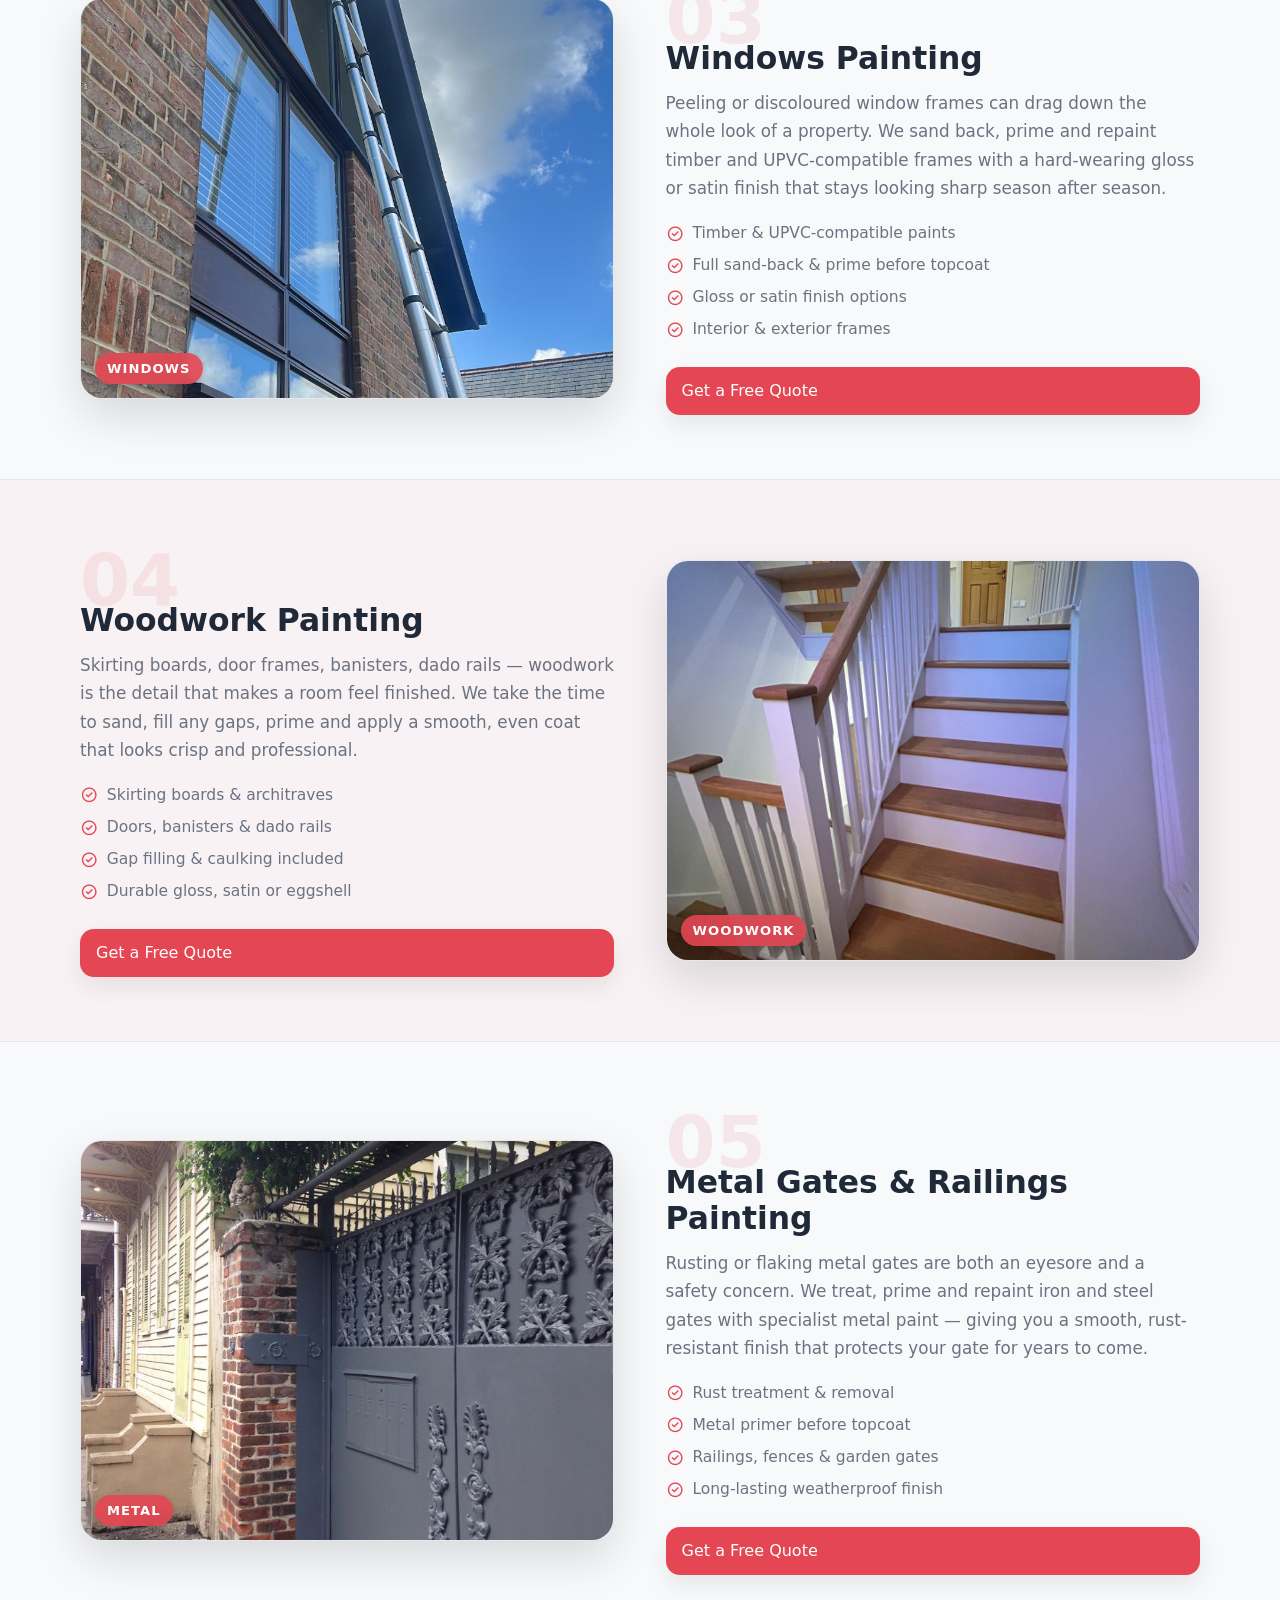
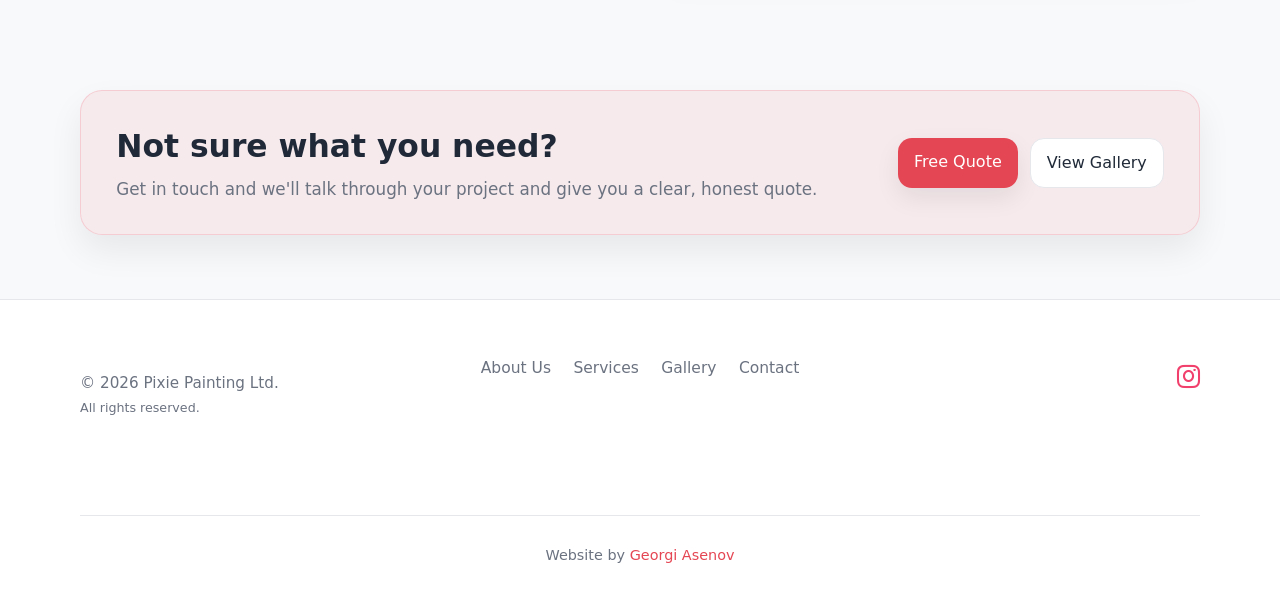
<file: services.html>
<!DOCTYPE html>
<html lang="en">
<head>
  <meta charset="UTF-8" />
  <meta name="viewport" content="width=device-width, initial-scale=1" />
  <title>Services | Pixie Painting</title>

  <link rel="preconnect" href="https://fonts.googleapis.com">
  <link rel="preconnect" href="https://fonts.gstatic.com" crossorigin>
  <link href="https://fonts.googleapis.com/css2?family=Caveat+Brush&display=swap" rel="stylesheet">
  <link rel="stylesheet" href="https://fonts.googleapis.com/css2?family=Material+Symbols+Outlined:opsz,wght,FILL,GRAD@24,400,0,0" />
  <link rel="stylesheet" href="https://cdnjs.cloudflare.com/ajax/libs/font-awesome/6.6.0/css/all.min.css" />

  <link rel="stylesheet" href="services.css" />
</head>

<body>

  <!-- HEADER -->
  <header class="site-header">
    <div class="container header-inner">
      <a class="brand" href="index.html">
        <span class="brand-mark">
          <img src="pics/icon.png" alt="Company logo" />
        </span>
        <span class="brand-text">PIXIE PAINTING</span>
      </a>

      <div class="header-phone">
        +44 7460 473336
      </div>

      <nav class="nav" aria-label="Primary">
        <button class="nav-toggle" type="button" aria-expanded="false" aria-controls="navMenu">
          <span class="sr-only">Open menu</span>
          <span class="burger" aria-hidden="true">
            <span class="bar"></span>
            <span class="bar"></span>
            <span class="bar"></span>
          </span>
        </button>

        <ul id="navMenu" class="nav-menu">
          <li><a class="nav-link" href="about.html">About</a></li>
          <li><a class="nav-link is-active" href="services.html">Services</a></li>
          <li><a class="nav-link" href="gallery.html">Gallery</a></li>
          <li><a class="nav-link nav-cta" href="contact.html">Free Quote</a></li>
        </ul>
      </nav>
    </div>
  </header>

  <main>

    <!-- HERO -->
    <section class="services-hero">
      <div class="container">
        <p class="services-eyebrow">What we do</p>
        <h1 class="services-title">Our Services</h1>
        <p class="services-subtitle">
          From a single feature wall to a full exterior repaint — we handle every brush stroke with care,
          quality materials, and a tidy finish you'll love.
        </p>
        <div class="trust">
          <span class="trust-pill">BCP & Surrounding</span>
          <span class="trust-pill">Dorset</span>
          <span class="trust-pill">Hampshire</span>
        </div>
      </div>
    </section>


    <!-- ==============================
         SERVICE 1 — INTERIOR PAINTING
    =============================== -->
    <section class="service-section" id="interior">
      <div class="container service-row">

        <div class="service-media">
          <img src="pics/Interior/6.jpeg" alt="Freshly painted bright interior room" loading="lazy" />
          <span class="service-badge">Interior</span>
        </div>

        <div class="service-copy">
          <span class="service-number" aria-hidden="true">01</span>
          <h2>Interior Painting</h2>
          <p>
            Transform your living spaces with a fresh, flawless finish. Whether you want a subtle neutral
            throughout or a bold feature wall, we'll help you choose the right colours and apply them with
            precision — clean lines, smooth coverage, no mess left behind.
          </p>
          <ul class="service-list">
            <li><span class="material-symbols-outlined">check_circle</span> Living rooms, bedrooms &amp; hallways</li>
            <li><span class="material-symbols-outlined">check_circle</span> Ceilings &amp; coving</li>
            <li><span class="material-symbols-outlined">check_circle</span> Full prep: filling, sanding &amp; priming</li>
            <li><span class="material-symbols-outlined">check_circle</span> Premium emulsion brands available</li>
          </ul>
          <a class="btn primary" href="contact.html">Get a Free Quote</a>
        </div>

      </div>
    </section>


    <!-- ==============================
         SERVICE 2 — EXTERIOR PAINTING
    =============================== -->
    <section class="service-section service-section--alt" id="exterior">
      <div class="container service-row service-row--reverse">

        <div class="service-media">
          <img src="pics/Exterior/2.jpeg" alt="Painted house exterior with crisp white render" loading="lazy" />
          <span class="service-badge">Exterior</span>
        </div>

        <div class="service-copy">
          <span class="service-number" aria-hidden="true">02</span>
          <h2>Exterior Painting</h2>
          <p>
            Protect your property from the elements while giving it serious kerb appeal. We use
            weather-resistant, breathable masonry paints that stand up to the British climate —
            applied properly so they last for years, not months.
          </p>
          <ul class="service-list">
            <li><span class="material-symbols-outlined">check_circle</span> Render, brick &amp; pebbledash</li>
            <li><span class="material-symbols-outlined">check_circle</span> Fascias, soffits &amp; bargeboards</li>
            <li><span class="material-symbols-outlined">check_circle</span> Surface prep included</li>
            <li><span class="material-symbols-outlined">check_circle</span> Weather-resistant top coats</li>
          </ul>
          <a class="btn primary" href="contact.html">Get a Free Quote</a>
        </div>

      </div>
    </section>


    <!-- ==============================
         SERVICE 3 — WINDOW FRAME PAINTING
    =============================== -->
    <section class="service-section" id="window-frames">
      <div class="container service-row">

        <div class="service-media">
          <img src="pics/Exterior/3.jpeg" alt="Freshly painted white window frames" loading="lazy" />
          <span class="service-badge">Windows
          </span>
        </div>

        <div class="service-copy">
          <span class="service-number" aria-hidden="true">03</span>
          <h2>Windows Painting</h2>
          <p>
            Peeling or discoloured window frames can drag down the whole look of a property.
            We sand back, prime and repaint timber and UPVC-compatible frames with a hard-wearing
            gloss or satin finish that stays looking sharp season after season.
          </p>
          <ul class="service-list">
            <li><span class="material-symbols-outlined">check_circle</span> Timber &amp; UPVC-compatible paints</li>
            <li><span class="material-symbols-outlined">check_circle</span> Full sand-back &amp; prime before topcoat</li>
            <li><span class="material-symbols-outlined">check_circle</span> Gloss or satin finish options</li>
            <li><span class="material-symbols-outlined">check_circle</span> Interior &amp; exterior frames</li>
          </ul>
          <a class="btn primary" href="contact.html">Get a Free Quote</a>
        </div>

      </div>
    </section>


    <!-- ==============================
         SERVICE 4 — WOODWORK PAINTING
    =============================== -->
    <section class="service-section service-section--alt" id="woodwork">
      <div class="container service-row service-row--reverse">

        <div class="service-media">
          <img src="pics/Interior/24.jpeg" alt="Smoothly painted skirting boards and door architrave" loading="lazy" />
          <span class="service-badge">Woodwork</span>
        </div>

        <div class="service-copy">
          <span class="service-number" aria-hidden="true">04</span>
          <h2>Woodwork Painting</h2>
          <p>
            Skirting boards, door frames, banisters, dado rails — woodwork is the detail that
            makes a room feel finished. We take the time to sand, fill any gaps, prime and apply
            a smooth, even coat that looks crisp and professional.
          </p>
          <ul class="service-list">
            <li><span class="material-symbols-outlined">check_circle</span> Skirting boards &amp; architraves</li>
            <li><span class="material-symbols-outlined">check_circle</span> Doors, banisters &amp; dado rails</li>
            <li><span class="material-symbols-outlined">check_circle</span> Gap filling &amp; caulking included</li>
            <li><span class="material-symbols-outlined">check_circle</span> Durable gloss, satin or eggshell</li>
          </ul>
          <a class="btn primary" href="contact.html">Get a Free Quote</a>
        </div>

      </div>
    </section>


    <!-- ==============================
         SERVICE 5 — METAL GATES PAINTING
    =============================== -->
    <section class="service-section" id="metal-gates">
      <div class="container service-row">

        <div class="service-media">
          <img src="pics/Exterior/metal.jpg" alt="Freshly painted black metal gate" loading="lazy" />
          <span class="service-badge">Metal</span>
        </div>

        <div class="service-copy">
          <span class="service-number" aria-hidden="true">05</span>
          <h2>Metal Gates & Railings Painting</h2>
          <p>
            Rusting or flaking metal gates are both an eyesore and a safety concern.
            We treat, prime and repaint iron and steel gates with specialist metal paint —
            giving you a smooth, rust-resistant finish that protects your gate for years to come.
          </p>
          <ul class="service-list">
            <li><span class="material-symbols-outlined">check_circle</span> Rust treatment &amp; removal</li>
            <li><span class="material-symbols-outlined">check_circle</span> Metal primer before topcoat</li>
            <li><span class="material-symbols-outlined">check_circle</span> Railings, fences &amp; garden gates</li>
            <li><span class="material-symbols-outlined">check_circle</span> Long-lasting weatherproof finish</li>
          </ul>
          <a class="btn primary" href="contact.html">Get a Free Quote</a>
        </div>

      </div>
    </section>


    <!-- CTA STRIP -->
    <section class="services-cta">
      <div class="container cta-inner">
        <div class="cta-copy">
          <h2>Not sure what you need?</h2>
          <p>Get in touch and we'll talk through your project and give you a clear, honest quote.</p>
        </div>
        <div class="cta-actions">
          <a class="btn primary" href="contact.html">Free Quote</a>
          <a class="btn" href="gallery.html">View Gallery</a>
        </div>
      </div>
    </section>

  </main>

<footer class="site-footer">
  <div class="container footer-inner">
    
    <div class="footer-content">
      
      <!-- Left: Company Info -->
      <div class="footer-col">
        <p class="footer-copyright">
          © <span id="year"></span> Pixie Painting Ltd.<br>
          <small>All rights reserved.</small>
        </p>
      </div>

      <!-- Center: Quick Links -->
      <div class="footer-col">
        <ul class="footer-links">
          <li><a href="about.html">About Us</a></li>
          <li><a href="services.html">Services</a></li>
          <li><a href="gallery.html">Gallery</a></li>
          <li><a href="contact.html">Contact</a></li>
        </ul>
      </div>

      <!-- Right: Social only (cleaner) -->
      <div class="footer-col">
        <div class="social-icons">
          <a href="https://instagram.com/pixiepainting_" target="_blank" rel="noopener" aria-label="Follow us on Instagram" class="social-link">
            <i class="fa-brands fa-instagram" style="color: rgb(241, 64, 108); font-size: 1.65rem;"></i>
          </a>
        </div>
      </div>

    </div>

    <!-- Checkatrade Widget -->
    <div class="checkatrade-widget">
      <script>window._checkatradeConfig = {"companyId":1177907,"uniqueName":"PixiePainting","theme":"white"};</script>
      <script src="https://www.checkatrade.com/static/js/widget.js"></script>
    </div>

    <!-- Developer Credit - Now at the very bottom -->
    <div class="footer-developer">
      <p class="developed-by">
        Website by 
        <a href="https://www.linkedin.com/in/georgi-asenov-1207501a7/" target="_blank" rel="noopener">Georgi Asenov</a>
      </p>
    </div>

  </div>
</footer>

  <script src="services.js"></script>
</body>
</html>
</file>
<file: styles.css>
/* --------- Google Fonts --------- */
@import url('https://fonts.googleapis.com/css2?family=Caveat+Brush&family=Jura:wght@300..700&display=swap');

/* --------- Reset --------- */
*, *::before, *::after { box-sizing: border-box; }
html, body { height: 100%; }
body { margin: 0; }
img { display: block; max-width: 100%; height: auto; }
button { font: inherit; }

/* --------- Theme (Light) --------- */
:root{
  --bg:#f8f9fb;
  --surface:#ffffff;
  --surface-2:#f1f3f7;

  --text:#1f2937;
  --muted:#6b7280;
  --line:#e5e7eb;

  /* Coral palette */
  --accent: #e54653;
  --accent-dark: #cf3e4a;
  --accent-soft: #f6b1b7;

  --radius:18px;
  --shadow:0 10px 25px rgba(0,0,0,.08);

  --h1: clamp(2rem, 3vw, 3rem);
  --h2: clamp(1.4rem, 1.2vw + 1rem, 2rem);
  --p: clamp(1rem, 0.2vw + 0.95rem, 1.05rem);
}

body{
  font-family: ui-sans-serif, system-ui, -apple-system, Segoe UI, Roboto, Arial;
  background: linear-gradient(180deg,#f8f9fb 0%, #eef1f7 100%);
  color: var(--text);
  line-height: 1.5;
}

.container{
  width: min(1120px, calc(100% - 2rem));
  margin-inline: auto;
}

.sr-only{
  position:absolute;
  width:1px; height:1px;
  padding:0; margin:-1px;
  overflow:hidden; clip:rect(0,0,0,0);
  white-space:nowrap; border:0;
}

/* --------- Header --------- */
.site-header{
  position: sticky;
  top: 0;
  z-index: 50;
  background: rgba(255,255,255,.92);
  backdrop-filter: blur(12px);
  border-bottom: 1px solid rgba(229,231,235,.85);
}

.header-inner{
  display:flex;
  justify-content:space-between;
  align-items:center;
  gap: 1rem;
  padding: .85rem 0;
}

.brand{
  display:flex;
  align-items:center;
  gap:.6rem;
  text-decoration:none;
  color: var(--text);
}

.brand-mark{
  width:34px;
  height:34px;
  display:flex;
  align-items:center;
  justify-content:center;
  border-radius:999px;
  background: white;
  box-shadow: 0 8px 16px rgba(0,0,0,0.10);
  overflow: hidden;
}

.brand-mark img{
  width: 100%;
  height: 100%;
  object-fit: contain;
}

.brand-text{
  font-family: 'Caveat Brush', cursive;
  font-size: 1.15rem;
  font-weight: 400;
  letter-spacing: .6px;
}

/* Phone text in the middle */
.header-phone{
  font-family: 'Caveat Brush', cursive;
  font-size: 1.1rem;
  font-weight: 400;
  letter-spacing: .12em;
  color: var(--muted);
  white-space: nowrap;
  opacity: .9;
}

@media (max-width: 720px){
  .header-phone{ display:none; }
}

/* --------- Nav (Desktop) --------- */
.nav{ position: relative; }

.nav-menu{
  display:flex;
  align-items:center;
  gap: .35rem;
  list-style:none;
  margin:0;
  padding:0;
}

/* Premium link buttons */
.nav-link{
  position: relative;
  display:inline-flex;
  align-items:center;
  justify-content:center;
  padding: .55rem .9rem;
  border-radius: 999px;
  text-decoration:none;
  color: var(--muted);
  background: transparent;
  border: 1px solid transparent;
  transition: background .15s ease, border-color .15s ease, transform .12s ease, color .15s ease;
}

.nav-link:hover{
  background: rgba(229,70,83,0.10);
  border-color: rgba(229,70,83,0.20);
  color: var(--text);
  transform: translateY(-1px);
}

.nav-link.is-active{
  background: rgba(229,70,83,0.14);
  border-color: rgba(229,70,83,0.24);
  color: var(--text);
}

/* CTA */
.nav-cta{
  margin-left: .25rem;
  background: linear-gradient(135deg, var(--accent), var(--accent-dark));
  color: white !important;
  border: 0;
  box-shadow: 0 10px 20px rgba(229,70,83,0.25);
}

.nav-cta:hover{
  background: linear-gradient(135deg, var(--accent-dark), var(--accent));
  transform: translateY(-1px);
}

/* --------- Hamburger button --------- */
.nav-toggle{
  display:none;
  border: 1px solid rgba(229,231,235,1);
  background: rgba(255,255,255,0.9);
  border-radius: 14px;
  padding: .55rem .6rem;
  cursor: pointer;
  box-shadow: 0 8px 18px rgba(0,0,0,0.06);
}

.nav-toggle:focus-visible,
.nav-link:focus-visible,
.btn:focus-visible{
  outline: 3px solid rgba(229,70,83,0.35);
  outline-offset: 3px;
}

/* Burger icon */
.burger{
  width: 24px;
  height: 18px;
  display:flex;
  flex-direction: column;
  justify-content: space-between;
}

.burger .bar{
  height: 2px;
  width: 100%;
  background: var(--text);
  border-radius: 999px;
  transition: transform .18s ease, opacity .18s ease;
}

/* Animate to X when open */
.nav-toggle.is-open .burger .bar:nth-child(1){
  transform: translateY(8px) rotate(45deg);
}
.nav-toggle.is-open .burger .bar:nth-child(2){
  opacity: 0;
}
.nav-toggle.is-open .burger .bar:nth-child(3){
  transform: translateY(-8px) rotate(-45deg);
}

/* --------- Hero --------- */
.hero{
  padding: clamp(2.2rem, 4vw, 4rem) 0;
}

.hero-inner{
  display:grid;
  grid-template-columns: 1fr;
  gap: 2rem;
  align-items: center;
}

.hero-logo {
  display: flex;
  justify-content: center;
  align-items: center;
}

/* Wrapper holds the rings and the image as layers */
.hero-logo-wrap {
  position: relative;
  display: inline-flex;
  align-items: center;
  justify-content: center;
  width: 380px;
  max-width: 88vw;
}

/* Refined pulsing glow halo */
.hero-logo-wrap::before {
  content: '';
  position: absolute;
  inset: -28px;
  border-radius: 50%;
  background: radial-gradient(circle,
    rgba(229, 70, 83, 0.18) 0%,
    rgba(229, 70, 83, 0.06) 45%,
    transparent 75%
  );
  animation: glowPulse 6s ease-in-out infinite;
  pointer-events: none;
  z-index: 0;
}

/* The actual image */
.hero-logo img {
  position: relative;
  z-index: 1;
  width: 100%;
  aspect-ratio: 1 / 1;
  border-radius: 50%;
  object-fit: cover;
  background: transparent;
  box-shadow:
    0 0 0 8px rgba(229, 70, 83, 0.09),
    0 25px 50px rgba(0, 0, 0, 0.14);
  animation: modernFloat 8s ease-in-out infinite;
  will-change: transform, box-shadow;
  transition: box-shadow 0.4s ease;
}

.hero-logo img:hover {
  box-shadow:
    0 0 0 10px rgba(229, 70, 83, 0.15),
    0 30px 60px rgba(0, 0, 0, 0.18);
}

@media (max-width: 720px) {
  .hero-logo-wrap {
    width: 300px;
    max-width: 84vw;
  }
}

.hero-title{
  font-size: var(--h1);
  line-height: 1.1;
  margin: 0 0 .8rem;
}

.hero-subtitle{
  font-size: var(--p);
  color: var(--muted);
  margin: 0 0 1.2rem;
  max-width: 55ch;
}

.hero-actions{
  display:flex;
  flex-wrap: wrap;
  gap:.75rem;
  margin: 1.1rem 0;
}

.btn{
  padding: .75rem 1rem;
  border-radius: 14px;
  border: 1px solid var(--line);
  text-decoration:none;
  color: var(--text);
  background: var(--surface);
  transition: transform .12s ease, background .15s ease, border-color .15s ease;
}
.btn:hover{
  transform: translateY(-1px);
  background: var(--surface-2);
  border-color: #d1d5db;
}
.btn.primary{
  background: var(--accent);
  color: white;
  border: none;
  box-shadow: var(--shadow);
}
.btn.primary:hover{ background: var(--accent-dark); }
.btn.ghost{ background: transparent; }

.trust{
  display:flex;
  gap:.5rem;
  flex-wrap: wrap;
}
.trust-pill{
  border:1px solid var(--line);
  padding:.35rem .6rem;
  border-radius:999px;
  font-size:.9rem;
  color: var(--muted);
  background: rgba(255,255,255,0.7);
}

/* --- Mobile: swap hero logo and copy --- */
@media (max-width: 900px){
  .hero-copy{ order: 2; }
  .hero-logo{ order: 1; }
}

/* ====== BRUSH LINES (3 words per line) ====== */
.brush-line{
  position: relative;
  display: inline-block;
  padding: .10em .22em;
  margin: .06em 0;
  z-index: 0;
}

.brush-line::before{
  content: "";
  position: absolute;
  z-index: -1;
  left: -0.12em;
  right: -0.12em;
  top: 55%;
  transform: translateY(-50%);
  height: 1.05em;
  background: rgba(229,70,83,0.28);
  -webkit-mask-image: url([data-uri]);
  mask-image: url([data-uri]);
  -webkit-mask-repeat: repeat-x;
  mask-repeat: repeat-x;
  -webkit-mask-size: 295px 50px;
  mask-size: 295px 50px;
  -webkit-mask-position: left center;
  mask-position: left center;
  pointer-events: none;
}

/* --------- Hero → Features Seamless Divider --------- */
.section-divider{
  height: clamp(28px, 5vw, 72px);
  background: linear-gradient(
    180deg,
    rgba(246,177,183,0) 0%,
    rgba(246,177,183,0.55) 55%,
    rgba(246,177,183,1) 100%
  );
  position: relative;
}

.section-divider::after{
  content:"";
  position:absolute;
  inset:0;
  background:
    radial-gradient(120% 90% at 50% 0%,
      rgba(246,177,183,0) 55%,
      rgba(246,177,183,1) 56%
    );
}

/* Desktop grid */
@media (min-width: 901px){
  .hero-inner{
    grid-template-columns: 1.1fr .9fr;
    gap: 2.5rem;
  }
  .hero-copy{ order: 1; }
  .hero-logo{ order: 2; }

  .grid{
    grid-template-columns: repeat(3, 1fr);
  }

  .feature{
    min-height: 220px;
  }
}

.section-divider--reverse{
  height: clamp(28px, 5vw, 72px);
  transform: rotate(180deg);
  background: linear-gradient(
    180deg,
    rgba(246,177,183,0) 0%,
    rgba(246,177,183,0.55) 55%,
    rgba(246,177,183,1) 100%
  );
  position: relative;
}

.section-divider--reverse::after{
  content:"";
  position:absolute;
  inset:0;
  background:
    radial-gradient(120% 90% at 50% 0%,
      rgba(246,177,183,0) 55%,
      rgba(246,177,183,1) 56%
    );
}

/* --------- Features --------- */
.features{
  padding: clamp(2.6rem, 5vw, 4.2rem) 0;
  background: #f6b1b7;
}

.features .section-title{
  margin: 0 0 1.6rem;
  font-size: var(--h2);
  color: var(--text);
}

.features .grid{
  display: grid;
  grid-template-columns: 1fr;
  gap: clamp(1rem, 2.4vw, 1.6rem);
}

.feature{
  position: relative;
  height: 220px;
  border-radius: 22px;
  overflow: visible;
  transition: transform .25s ease;
}

.feature::before{
  content:"";
  position:absolute;
  inset:0;
  background-image: var(--card-bg);
  background-size: cover;
  background-position: center;
  background-repeat: no-repeat;
  border-radius: 22px;
  box-shadow: 0 14px 32px rgba(0,0,0,0.22);
  transition: transform .35s ease, box-shadow .35s ease;
}

.feature::after{
  content:"";
  position:absolute;
  inset:0;
  border-radius: 22px;
  background: linear-gradient(
    180deg,
    rgba(0,0,0,0.25) 0%,
    rgba(0,0,0,0.05) 40%,
    rgba(0,0,0,0.45) 100%
  );
  pointer-events: none;
}

.feature-title-card{
  position: absolute;
  top: 0;
  left: 50%;
  transform: translate(-50%, -50%);
  z-index: 3;
  background: #ffffff;
  border-radius: 16px;
  padding: .55rem .85rem;
  border: 1px solid rgba(229, 70, 83, 0.25);
  box-shadow: 0 10px 26px rgba(0,0,0,0.18);
}

.feature-title-card h3{
  margin: 0;
  font-size: 1.05rem;
  font-weight: 700;
  letter-spacing: .2px;
  color: var(--text);
  white-space: nowrap;
}

.feature:hover{
  transform: translateY(-6px);
}

.feature:hover::before{
  transform: scale(1.05);
  box-shadow: 0 22px 52px rgba(0,0,0,0.32);
}

@media (min-width: 768px){
  .features .grid{
    grid-template-columns: repeat(3, 1fr);
  }
}

@media (max-width: 420px){
  .feature{
    height: 200px;
  }
  .feature-title-card{
    left: 12px;
    padding: .5rem .75rem;
  }
  .feature-title-card h3{
    font-size: 1rem;
  }
}

.section-title {
  text-align: center;
  font-size: clamp(1.9rem, 3vw, 2.4rem);
  margin-bottom: clamp(2rem, 4vw, 3rem);
  color: var(--text);
  font-weight: 700;
  letter-spacing: -0.02em;
}

.features .section-title {
  margin-bottom: 2.5rem;   /* Slightly adjusted for visual balance */
}

.why-us {
  background: #fff4f4;
  padding: clamp(3rem, 5vw, 5rem) 0 clamp(3rem, 5vw, 4.5rem);
}

/* ==================== IMPROVED WHAT WE OFFER CARDS ==================== */
/* ==================== SIMPLIFIED SMALLER WHY CARDS ==================== */
.why-grid {
  display: grid;
  grid-template-columns: repeat(auto-fit, minmax(260px, 1fr));
  gap: clamp(1.25rem, 2.5vw, 2rem);
}

.why-card {
  background: white;
  border-radius: 20px;
  padding: 1.75rem 1.4rem;
  text-align: center;
  box-shadow: 0 8px 25px rgba(0, 0, 0, 0.08);
  transition: all 0.35s ease;
  border: none;
}

.why-card:hover {
  transform: translateY(-8px) scale(1.03);
  box-shadow: 0 20px 40px rgba(229, 70, 83, 0.18);
}

.why-icon {
  font-size: 2.1rem !important;
  color: var(--accent);
  margin-bottom: 1.1rem;
  display: block;
  transition: transform 0.4s ease;
}

.why-card:hover .why-icon {
  transform: scale(1.15) rotate(8deg);
}

.why-card h3 {
  font-size: 1.25rem;
  margin: 0 0 0.75rem;
  color: #1f2937;
  font-weight: 700;
}

.why-card p {
  color: var(--muted);
  line-height: 1.6;
  font-size: 0.98rem;
}

/* Mobile adjustments */
@media (max-width: 640px) {
  .why-card {
    padding: 1.5rem 1.25rem;
  }
  
  .why-icon {
    font-size: 1.9rem !important;
  }
}

/* Reviews Slider */
.reviews-slider {
  position: relative;
  max-width: 280px;
  margin: 0 auto;
}

.reviews-viewport {
  overflow: hidden;
  border-radius: 18px;
  box-shadow: 0 12px 36px rgba(0, 0, 0, 0.13);
  background: #fff;
}

.reviews-track {
  display: flex;
  transition: transform .45s cubic-bezier(.4, 0, .2, 1);
  will-change: transform;
}

.review-slide {
  flex: 0 0 100%;
  margin: 0;
}

.review-slide img {
  width: 100%;
  height: auto;
  display: block;
  border-radius: 18px;
  user-select: none;
  pointer-events: none;
}

.slider-btn {
  position: absolute;
  top: 50%;
  transform: translateY(-50%);
  z-index: 10;
  width: 52px;
  height: 52px;
  border-radius: 16px;
  border: none;
  background: #e54653;
  color: #fff;
  cursor: pointer;
  display: flex;
  align-items: center;
  justify-content: center;
  box-shadow: 0 8px 24px rgba(229, 70, 83, 0.38);
  transition: background .18s ease, transform .18s ease, box-shadow .18s ease;
}

.slider-btn:hover {
  background: #c73340;
  transform: translateY(-50%) scale(1.10);
  box-shadow: 0 14px 32px rgba(229, 70, 83, 0.50);
}

.slider-btn:active {
  transform: translateY(-50%) scale(0.96);
  box-shadow: 0 4px 12px rgba(229, 70, 83, 0.30);
}

.slider-btn--prev { left: -64px; }
.slider-btn--next { right: -64px; }

@media (max-width: 560px) {
  .slider-btn--prev { left: -20px; }
  .slider-btn--next { right: -20px; }
  .slider-btn { width: 38px; height: 38px; border-radius: 10px; }
}

.slider-dots {
  display: flex;
  justify-content: center;
  gap: .5rem;
  margin-top: 1.4rem;
}

.slider-dot {
  width: 9px;
  height: 9px;
  border-radius: 50%;
  background: rgba(229, 70, 83, 0.20);
  border: none;
  padding: 0;
  cursor: pointer;
  transition: background .2s ease, transform .2s ease;
}

.slider-dot.is-active {
  background: #e54653;
  transform: scale(1.3);
}

/* ==================== IMPROVED FOOTER ==================== */
.site-footer {
  padding: 3.5rem 0 2.5rem;
  background: var(--surface);
  border-top: 1px solid var(--line);
  color: var(--muted);
}

.footer-inner {
  display: flex;
  flex-direction: column;
  gap: 2.5rem;
}

.footer-content {
  display: grid;
  grid-template-columns: 1fr auto 1fr;
  gap: 3rem;
  align-items: start;
}

.footer-col {
  display: flex;
  flex-direction: column;
  gap: 1rem;
}

/* Left Column - Copyright */
.footer-col:first-child {
  text-align: left;
}

.footer-copyright {
  font-size: 0.95rem;
  line-height: 1.6;
}

/* Center Column - Links */
.footer-col:nth-child(2) {
  text-align: center;
}

.footer-links {
  list-style: none;
  padding: 0;
  margin: 0;
  display: flex;
  flex-wrap: wrap;
  gap: 1.4rem;
  justify-content: center;
}

.footer-links a {
  color: var(--muted);
  text-decoration: none;
  font-size: 0.97rem;
  transition: color 0.2s ease;
}

.footer-links a:hover {
  color: var(--accent);
}

/* Right Column - Social */
.footer-col:last-child {
  text-align: right;
}

.social-icons {
  display: flex;
  justify-content: flex-end;
  gap: 1.25rem;
}

.social-link {
  font-size: 1.75rem;
  color: #e54653;
  transition: all 0.25s ease;
}

.social-link:hover {
  color: #c73340;
  transform: translateY(-3px) scale(1.1);
}

/* Developer Credit - Bottom */
.footer-developer {
  text-align: center;
  padding-top: 1.8rem;
  border-top: 1px solid var(--line);
  margin-top: auto;
}

.developed-by {
  font-size: 0.9rem;
  margin: 0;
}

.developed-by a {
  color: var(--accent);
  text-decoration: none;
  font-weight: 500;
}

.developed-by a:hover {
  text-decoration: underline;
}

/* ====================== MOBILE  FOOTER ====================== */
@media (max-width: 768px) {
  .footer-content {
    grid-template-columns: 1fr;
    text-align: center;
    gap: 2.5rem;
  }

  .footer-col:first-child,
  .footer-col:last-child {
    text-align: center;
  }

  .social-icons {
    justify-content: center;
  }

  .footer-inner {
    gap: 2rem;
  }
}

/* Extra small screens */
@media (max-width: 480px) {
  .footer-links {
    gap: 1.1rem;
    font-size: 0.95rem;
  }
}

/* --------- Mobile menu panel --------- */
@media (max-width: 720px){
  .nav-toggle{ display:inline-flex; }

  .nav-menu{
    position: absolute;
    right: 0;
    top: calc(100% + 12px);
    width: min(340px, calc(100vw - 2rem));
    flex-direction: column;
    align-items: stretch;
    padding: .7rem;
    gap: .35rem;

    border: 1px solid rgba(229,231,235,1);
    border-radius: 18px;
    background: rgba(255,255,255,0.97);
    backdrop-filter: blur(12px);
    box-shadow: 0 18px 40px rgba(0,0,0,0.10);

    opacity: 0;
    transform: translateY(-8px);
    pointer-events: none;
    transition: opacity .16s ease, transform .16s ease;
  }

  .nav-menu.is-open{
    opacity: 1;
    transform: translateY(0);
    pointer-events: auto;
  }

  .nav-link{
    justify-content: flex-start;
    padding: .85rem .9rem;
    border-radius: 14px;
    border: 1px solid transparent;
  }

  .nav-link:hover{ transform: none; }

  .nav-cta{
    margin-left: 0;
    text-align:center;
    justify-content: center;
    padding: .9rem .95rem;
    border-radius: 14px;
  }
}

@media (max-width: 720px){
  .features .grid{
    justify-items: center;
  }

  .feature{
    width: 88%;
    max-width: 320px;
  }
}

@media (max-width: 720px){
  .feature::before{
    background-size: contain;
    background-position: center;
    background-repeat: no-repeat;
    background-color: rgba(255,255,255,0.18);
  }
}

/* --------- Accessibility --------- */
@media (prefers-reduced-motion: reduce){
  * { transition: none !important; }
  .hero-logo img{ animation: none !important; }
  .hero-logo-wrap::before{ animation: none !important; }
}

/* ==================== NEW HERO LOGO ANIMATIONS ==================== */

@keyframes modernFloat {
  0%, 100% {
    transform: translateY(0px) scale(1) rotate(0deg);
  }
  50% {
    transform: translateY(-28px) scale(1.04) rotate(2deg);
  }
}

@keyframes glowPulse {
  0%, 100% {
    opacity: 0.65;
    transform: scale(1);
  }
  50% {
    opacity: 1;
    transform: scale(1.08);
  }
}
</file>
<file: about.css>
@import url("styles.css");

/* Keep one consistent background on the page */
body{
  background: var(--bg);
}

/* ---------------- About Page ---------------- */

.about-hero{
  padding: clamp(2.2rem, 4vw, 3.6rem) 0;
}

.about-hero-inner{
  display: grid;
  grid-template-columns: 1fr;
  gap: 1.6rem;
  align-items: center;
}

.about-title{
  margin: 0 0 .6rem;
  font-size: var(--h1);
  line-height: 1.05;
}

.about-subtitle{
  margin: 0 0 1.2rem;
  max-width: 62ch;
  color: var(--muted);
  font-size: var(--p);
}

.about-actions{
  display: flex;
  gap: .75rem;
  flex-wrap: wrap;
  margin: 1rem 0 1.2rem;
}

.about-hero-media{
  border-radius: 22px;
  overflow: hidden;
  border: 1px solid rgba(229,231,235,0.85);
  box-shadow: 0 14px 34px rgba(0,0,0,0.12);
}

.about-hero-media img{
  width: 100%;
  height: 360px;
  object-fit: cover;
  display: block;
}

/* Stats */
.about-stats{
  display: grid;
  grid-template-columns: repeat(3, minmax(0, 1fr));
  gap: .7rem;
  max-width: 520px;
}

.stat{
  background: rgba(255,255,255,0.78);
  border: 1px solid rgba(229,231,235,0.85);
  border-radius: 18px;
  padding: .85rem .9rem;
  box-shadow: 0 10px 22px rgba(0,0,0,0.06);
}

.stat-number{
  display: block;
  font-weight: 800;
  color: var(--text);
  margin-bottom: .15rem;
}

.stat-label{
  display: block;
  color: var(--muted);
  font-size: .95rem;
}

/* Content cards */
.about-content{
  padding: 1.2rem 0 2.6rem;
}

.about-grid{
  display: grid;
  grid-template-columns: 1fr;
  gap: 1rem;
}

.about-card{
  background: rgba(255,255,255,0.85);
  border: 1px solid rgba(229,231,235,0.9);
  border-radius: 22px;
  padding: 1.2rem;
  box-shadow: 0 12px 28px rgba(0,0,0,0.08);
}

.about-card h2{
  margin: 0 0 .6rem;
  font-size: var(--h2);
}

.about-card p{
  margin: 0 0 .8rem;
  color: var(--muted);
  font-size: var(--p);
}

.about-list{
  margin: .2rem 0 0;
  padding-left: 1.1rem;
  color: var(--muted);
}

.about-list li{
  margin: .55rem 0;
}

.about-list strong{
  color: var(--text);
}

/* Why */
.about-why{
  padding: 2.6rem 0 2.8rem;
}

.why-grid{
  display: grid;
  grid-template-columns: 1fr;
  gap: 1rem;
}

.why-card{
  background: rgba(255,255,255,0.85);
  border: 1px solid rgba(229,231,235,0.9);
  border-radius: 22px;
  padding: 1.2rem;
  box-shadow: 0 12px 28px rgba(0,0,0,0.08);
  transition: transform .2s ease, box-shadow .2s ease;
}

.why-card:hover{
  transform: translateY(-5px);
  box-shadow: 0 18px 44px rgba(0,0,0,0.14);
}

.why-icon{
  width: 44px;
  height: 44px;
  border-radius: 14px;
  display: inline-flex;
  align-items: center;
  justify-content: center;
  font-size: 1.25rem;
  font-weight: 800;
  color: #fff;
  background: #e54653;
  box-shadow: 0 14px 28px rgba(229, 70, 83, 0.25);
  margin-bottom: .65rem;
}

.why-card h3{
  margin: 0 0 .45rem;
}

.why-card p{
  margin: 0;
  color: var(--muted);
  font-size: var(--p);
}

/* CTA strip */
.about-cta{
  padding: 1.8rem 0 3rem;
}

.cta-inner{
  display: flex;
  flex-direction: column;
  gap: 1rem;
  justify-content: space-between;

  background: rgba(229, 70, 83, 0.10);
  border: 1px solid rgba(229, 70, 83, 0.18);
  border-radius: 22px;
  padding: 1.2rem;

  box-shadow: 0 16px 34px rgba(0,0,0,0.08);
}

.cta-copy h2{
  margin: 0 0 .4rem;
  font-size: var(--h2);
}

.cta-copy p{
  margin: 0;
  color: var(--muted);
}

.cta-actions{
  display: flex;
  gap: .75rem;
  flex-wrap: wrap;
}




/* Instagram */

.instagram-section{
  padding: 3.5rem 0;
  text-align: center;
  background: #ffdcdf;
}

.instagram-embed{
  max-width: 540px;
  margin: 0 auto;
}

.instagram-section iframe{
  border-radius: 18px !important;
}

.instagram-section{
  padding: 3.5rem 0;
}

.instagram-embed{
  display: flex;
  justify-content: center;
  max-width: 100%;
}


/* Responsive */
@media (min-width: 900px){
  .about-hero-inner{
    grid-template-columns: 1.05fr .95fr;
    gap: 2rem;
  }

  .about-grid{
    grid-template-columns: 1fr 1fr;
  }

  .why-grid{
    grid-template-columns: repeat(3, 1fr);
  }

  .cta-inner{
    flex-direction: row;
    align-items: center;
  }
}

@media (max-width: 420px){
  .about-hero-media img{
    height: 280px;
  }
}
</file>
<file: contact.css>
@import url("styles.css");

body {
  background: var(--bg);
}

/* -------- Contact Hero -------- */
.contact-hero {
  padding: clamp(2.2rem, 4vw, 3.4rem) 0 1.6rem;
}

.contact-title {
  margin: 0 0 .6rem;
  font-size: var(--h1);
  line-height: 1.05;
}

.contact-subtitle {
  margin: 0 0 1.2rem;
  max-width: 58ch;
  color: var(--muted);
  font-size: var(--p);
}

/* -------- Layout -------- */
.contact-section {
  padding: 0 0 clamp(3rem, 5vw, 5rem);
}

.contact-grid {
  display: grid;
  grid-template-columns: 1fr;
  gap: 1.4rem;
  align-items: start;
}

@media (min-width: 860px) {
  .contact-grid {
    grid-template-columns: 320px 1fr;
    gap: 2rem;
  }
}

/* -------- Info Cards (sidebar) -------- */
.contact-info {
  display: flex;
  flex-direction: column;
  gap: .9rem;
}

.info-card {
  display: flex;
  align-items: flex-start;
  gap: .9rem;
  background: rgba(255, 255, 255, 0.85);
  border: 1px solid rgba(229, 231, 235, 0.9);
  border-radius: var(--radius);
  padding: 1rem 1.1rem;
  box-shadow: 0 10px 24px rgba(0, 0, 0, 0.07);
  transition: transform .2s ease, box-shadow .2s ease;
}

.info-card:hover {
  transform: translateY(-3px);
  box-shadow: 0 16px 36px rgba(0, 0, 0, 0.11);
}

.info-icon {
  font-size: 1.5rem;
  color: var(--accent);
  flex-shrink: 0;
  margin-top: .1rem;
}

.info-card h3 {
  margin: 0 0 .2rem;
  font-size: 1rem;
  font-weight: 700;
  color: var(--text);
}

.info-card p {
  margin: 0;
  font-size: .95rem;
  color: var(--muted);
  line-height: 1.5;
}

.info-card a {
  color: var(--accent);
  text-decoration: none;
  font-weight: 600;
}

.info-card a:hover {
  text-decoration: underline;
}

/* -------- Form card -------- */
.contact-form-wrap {
  width: 100%;
}

.form-card {
  background: rgba(255, 255, 255, 0.9);
  border: 1px solid rgba(229, 231, 235, 0.9);
  border-radius: 22px;
  padding: clamp(1.4rem, 3vw, 2rem);
  box-shadow: 0 16px 40px rgba(0, 0, 0, 0.09);
}

.form-heading {
  margin: 0 0 1.4rem;
  font-size: var(--h2);
  color: var(--text);
}

/* -------- Fields -------- */
.field {
  display: flex;
  flex-direction: column;
  gap: .38rem;
  margin-bottom: 1rem;
}

.field-row {
  display: grid;
  grid-template-columns: 1fr 1fr;
  gap: 1rem;
}

@media (max-width: 480px) {
  .field-row {
    grid-template-columns: 1fr;
  }
}

.field-label {
  font-size: .92rem;
  font-weight: 600;
  color: var(--text);
}

.field-label span {
  color: var(--accent);
}

.field-input {
  width: 100%;
  padding: .7rem .9rem;
  border: 1px solid rgba(229, 231, 235, 1);
  border-radius: 12px;
  background: rgba(248, 249, 251, 0.8);
  color: var(--text);
  font: inherit;
  font-size: .97rem;
  transition: border-color .15s ease, box-shadow .15s ease, background .15s ease;
  outline: none;
}

.field-input::placeholder {
  color: #b0b6c0;
}

.field-input:focus {
  border-color: rgba(229, 70, 83, 0.45);
  box-shadow: 0 0 0 3px rgba(229, 70, 83, 0.10);
  background: #fff;
}

.field-input.is-invalid {
  border-color: rgba(229, 70, 83, 0.65);
  background: rgba(229, 70, 83, 0.03);
}

/* Select wrapper */
.select-wrap {
  position: relative;
  display: flex;
  align-items: center;
}

.field-select {
  appearance: none;
  cursor: pointer;
  padding-right: 2.4rem;
}

.select-arrow {
  position: absolute;
  right: .7rem;
  font-size: 1.2rem;
  color: var(--muted);
  pointer-events: none;
  transition: transform .15s ease;
}

.field-select:focus + .select-arrow {
  transform: rotate(180deg);
  color: var(--accent);
}

/* Textarea */
.field-textarea {
  resize: vertical;
  min-height: 130px;
}

/* Field error messages */
.field-error {
  font-size: .84rem;
  color: var(--accent);
  min-height: 1.1em;
  display: block;
}

/* -------- Submit button -------- */
.submit-btn {
  display: inline-flex;
  align-items: center;
  gap: .5rem;
  padding: .85rem 1.4rem;
  font-size: 1rem;
  font-weight: 600;
  border-radius: 14px;
  cursor: pointer;
  width: 100%;
  justify-content: center;
  margin-top: .4rem;
  border: none;
  background: linear-gradient(135deg, var(--accent), var(--accent-dark));
  color: #fff;
  box-shadow: 0 10px 22px rgba(229, 70, 83, 0.28);
  transition: transform .15s ease, box-shadow .15s ease, background .15s ease;
}

.submit-btn:hover {
  transform: translateY(-2px);
  box-shadow: 0 14px 30px rgba(229, 70, 83, 0.36);
}

.submit-btn:active {
  transform: translateY(0);
}

.submit-btn:disabled {
  opacity: .6;
  cursor: not-allowed;
  transform: none;
  box-shadow: none;
}

.submit-icon {
  font-size: 1.15rem;
  transition: transform .2s ease;
}

.submit-btn:not(:disabled):hover .submit-icon {
  transform: translateX(3px);
}

/* -------- Loading state -------- */
.submit-btn.is-loading .submit-label::after {
  content: "…";
}

/* -------- Form note -------- */
.form-note {
  margin: .8rem 0 0;
  text-align: center;
  font-size: .85rem;
  color: var(--muted);
}

/* -------- Success state -------- */
.form-success {
  display: flex;
  flex-direction: column;
  align-items: center;
  text-align: center;
  padding: 1.6rem 1rem 1rem;
  gap: .6rem;
}

.success-icon {
  font-size: 3.5rem;
  color: var(--accent);
}

.form-success h2 {
  margin: 0;
  font-size: var(--h2);
}

.form-success p {
  margin: 0 0 .8rem;
  color: var(--muted);
  max-width: 42ch;
}

/* -------- WhatsApp icon -------- */
.whatsapp-icon {
  width: 1.6rem;
  height: 1.6rem;
  flex-shrink: 0;
  margin-top: .1rem;
}

/* Override colour on the WhatsApp card link */
.info-card a[href^="https://wa.me"] {
  color: #25D366;
}

.info-card a[href^="https://wa.me"]:hover {
  color: #1da851;
}

/* -------- Checkatrade card -------- */
.info-card--checkatrade {
  padding: .8rem 1rem;
  display: block;
  overflow: hidden;
}

/* Make the widget fill the card width */
.info-card--checkatrade > * {
  width: 100%;
}

/* -------- Submit error (network / Formspree error) -------- */
.submit-error {
  margin: .6rem 0 0;
  text-align: center;
  font-size: .88rem;
  color: var(--accent);
  font-weight: 500;
}

/* -------- Accessibility -------- */
@media (prefers-reduced-motion: reduce) {
  .info-card,
  .field-input,
  .submit-btn {
    transition: none !important;
  }
}
</file>
<file: gallery.css>
/* Reuse your main site styles (header/footer/theme/etc.) */
@import url("styles.css");

/* ---------------- Gallery Page ---------------- */

/* Gallery page single background */
body{
  background: #fff4f4;
}


.gallery-hero{
  padding: clamp(2.2rem, 4vw, 3.2rem) 0 1.4rem;
}

.gallery-title{
  margin: 0 0 .6rem;
  font-size: var(--h1);
  line-height: 1.05;
}

.gallery-subtitle{
  margin: 0 0 1.2rem;
  max-width: 60ch;
  color: var(--muted);
  font-size: var(--p);
}

.gallery-controls{
  display: flex;
  flex-wrap: wrap;
  gap: .6rem;
  margin-top: .6rem;
}

.filter-btn{
  border: 1px solid var(--line);
  background: rgba(255,255,255,0.75);
  color: var(--text);
  padding: .55rem .9rem;
  border-radius: 999px;
  cursor: pointer;
  transition: transform .12s ease, background .15s ease, border-color .15s ease;
}

.filter-btn:hover{
  transform: translateY(-1px);
  background: rgba(229, 70, 83, 0.08);
  border-color: rgba(229, 70, 83, 0.18);
}

.filter-btn.is-active{
  background: rgba(229, 70, 83, 0.12);
  border-color: rgba(229, 70, 83, 0.25);
}

/* Gallery grid */
.gallery{
  padding: 1.4rem 0 3.2rem;
}

.gallery-grid{
  display: grid;
  grid-template-columns: 1fr;
  gap: 1rem;
}

/* Make items consistent and premium */
.gallery-item{
  margin: 0;
  border-radius: 22px;
  overflow: hidden;
  background: rgba(255,255,255,0.8);
  border: 1px solid rgba(229,231,235,0.85);
  box-shadow: 0 12px 28px rgba(0,0,0,0.10);
  cursor: zoom-in;
  transition: transform .22s ease, box-shadow .22s ease, border-color .22s ease;
}

.gallery-item:hover{
  transform: translateY(-4px);
  box-shadow: 0 18px 46px rgba(0,0,0,0.18);
  border-color: rgba(229, 70, 83, 0.20);
}

.gallery-item img{
  width: 100%;
  height: 260px;
  object-fit: cover;
  display: block;
}

/* Filtering */
.gallery-item.is-hidden{
  display: none;
}

/* Responsive grid */
@media (min-width: 680px){
  .gallery-grid{
    grid-template-columns: repeat(2, 1fr);
  }
  .gallery-item img{
    height: 280px;
  }
}

@media (min-width: 980px){
  .gallery-grid{
    grid-template-columns: repeat(3, 1fr);
  }
  .gallery-item img{
    height: 300px;
  }
}

/* Lightbox */
.lightbox{
  position: fixed;
  inset: 0;
  z-index: 200;
  display: none;
}

.lightbox.is-open{
  display: block;
}

.lightbox-backdrop{
  position: absolute;
  inset: 0;
  background: rgba(15, 23, 42, 0.55);
  backdrop-filter: blur(6px);
}

.lightbox-panel{
  position: absolute;
  left: 50%;
  top: 50%;
  transform: translate(-50%, -50%);
  width: min(920px, calc(100vw - 2rem));
  max-height: calc(100vh - 2rem);
  border-radius: 22px;
  overflow: hidden;
  background: rgba(255,255,255,0.96);
  border: 1px solid rgba(229,231,235,0.9);
  box-shadow: 0 28px 80px rgba(0,0,0,0.30);
}

.lightbox-close{
  position: absolute;
  top: 12px;
  right: 12px;
  border: 1px solid rgba(229,231,235,1);
  background: rgba(255,255,255,0.92);
  border-radius: 12px;
  padding: .45rem .6rem;
  cursor: pointer;
  box-shadow: 0 10px 24px rgba(0,0,0,0.12);
}

.lightbox-img{
  width: 100%;
  height: min(70vh, 640px);
  object-fit: contain;
  background: #fff;
  display: block;
}

@media (prefers-reduced-motion: reduce){
  .gallery-item,
  .filter-btn{
    transition: none !important;
  }
}
</file>
<file: services.css>
@import url("styles.css");

body {
  background: var(--bg);
}

/* =============================================
   SERVICES HERO
============================================= */
.services-hero {
  padding: clamp(2.4rem, 5vw, 4rem) 0 clamp(1.6rem, 3vw, 2.4rem);
}

.services-eyebrow {
  margin: 0 0 .4rem;
  font-size: .88rem;
  font-weight: 700;
  letter-spacing: .12em;
  text-transform: uppercase;
  color: var(--accent);
}

.services-title {
  margin: 0 0 .65rem;
  font-size: var(--h1);
  line-height: 1.05;
  color: var(--text);
}

.services-subtitle {
  margin: 0 0 1.4rem;
  max-width: 60ch;
  color: var(--muted);
  font-size: var(--p);
  line-height: 1.65;
}


/* =============================================
   SERVICE SECTIONS  (alternating layout)
============================================= */
.service-section {
  padding: clamp(3rem, 5vw, 5rem) 0;
  border-top: 1px solid var(--line);
}

/* alternate rows get a very soft tinted background */
.service-section--alt {
  background: rgba(246, 177, 183, 0.10);
}

/* Two-column row */
.service-row {
  display: grid;
  grid-template-columns: 1fr;
  gap: clamp(1.8rem, 4vw, 3.5rem);
  align-items: center;
}

/* On desktop: image left, text right (default) */
@media (min-width: 860px) {
  .service-row {
    grid-template-columns: 1fr 1fr;
  }

  /* reversed rows: text left, image right */
  .service-row--reverse .service-media {
    order: 2;
  }
  .service-row--reverse .service-copy {
    order: 1;
  }
}

/* On mobile: image always on top */
.service-media {
  order: 1;
}
.service-copy {
  order: 2;
}


/* ---- Image block ---- */
.service-media {
  position: relative;
  border-radius: 22px;
  overflow: hidden;
  box-shadow: 0 18px 46px rgba(0, 0, 0, 0.13);
  border: 1px solid rgba(229, 231, 235, 0.8);
  aspect-ratio: 4 / 3;
  background: var(--surface-2);
}

.service-media img {
  width: 100%;
  height: 100%;
  object-fit: cover;
  display: block;
  transition: transform .55s ease;
}

.service-section:hover .service-media img {
  transform: scale(1.04);
}

/* Coloured badge on image */
.service-badge {
  position: absolute;
  bottom: 14px;
  left: 14px;
  background: rgba(229, 70, 83, 0.90);
  color: #fff;
  font-size: .82rem;
  font-weight: 700;
  letter-spacing: .08em;
  text-transform: uppercase;
  padding: .35rem .75rem;
  border-radius: 999px;
  backdrop-filter: blur(4px);
  box-shadow: 0 4px 12px rgba(0, 0, 0, 0.18);
}


/* ---- Copy block ---- */
.service-copy {
  display: flex;
  flex-direction: column;
  gap: .0rem;
}

/* large faint service number */
.service-number {
  display: block;
  font-size: 4.5rem;
  font-weight: 900;
  line-height: 1;
  color: rgba(229, 70, 83, 0.10);
  margin-bottom: -.9rem;
  font-family: ui-sans-serif, system-ui, -apple-system, Segoe UI, Roboto, Arial;
  user-select: none;
}

.service-copy h2 {
  margin: 0 0 .8rem;
  font-size: var(--h2);
  line-height: 1.15;
  color: var(--text);
}

.service-copy > p {
  margin: 0 0 1.2rem;
  color: var(--muted);
  font-size: var(--p);
  line-height: 1.7;
  max-width: 52ch;
}

/* Feature list */
.service-list {
  list-style: none;
  margin: 0 0 1.6rem;
  padding: 0;
  display: flex;
  flex-direction: column;
  gap: .55rem;
}

.service-list li {
  display: flex;
  align-items: center;
  gap: .55rem;
  color: var(--muted);
  font-size: .97rem;
}

.service-list .material-symbols-outlined {
  font-size: 1.15rem;
  color: var(--accent);
  flex-shrink: 0;
}


/* =============================================
   SCROLL-IN ANIMATION
============================================= */
.service-row {
  opacity: 0;
  transform: translateY(32px);
  transition: opacity .55s ease, transform .55s ease;
}

.service-row.is-visible {
  opacity: 1;
  transform: translateY(0);
}

/* stagger media vs copy */
.service-row.is-visible .service-media {
  transition-delay: 0s;
}
.service-row.is-visible .service-copy {
  transition-delay: .12s;
}


/* =============================================
   CTA STRIP
============================================= */
.services-cta {
  padding: clamp(2rem, 4vw, 3.6rem) 0 clamp(2.4rem, 5vw, 4.4rem);
}

.cta-inner {
  display: flex;
  flex-direction: column;
  gap: 1.2rem;
  justify-content: space-between;
  align-items: flex-start;

  background: rgba(229, 70, 83, 0.08);
  border: 1px solid rgba(229, 70, 83, 0.18);
  border-radius: 22px;
  padding: clamp(1.4rem, 3vw, 2rem) clamp(1.4rem, 3vw, 2.2rem);
  box-shadow: 0 16px 34px rgba(0, 0, 0, 0.07);
}

.cta-copy h2 {
  margin: 0 0 .4rem;
  font-size: var(--h2);
  color: var(--text);
}

.cta-copy p {
  margin: 0;
  color: var(--muted);
  font-size: var(--p);
}

.cta-actions {
  display: flex;
  gap: .75rem;
  flex-wrap: wrap;
}

@media (min-width: 700px) {
  .cta-inner {
    flex-direction: row;
    align-items: center;
  }
}


/* =============================================
   ACCESSIBILITY
============================================= */
@media (prefers-reduced-motion: reduce) {
  .service-row,
  .service-media img {
    transition: none !important;
    opacity: 1 !important;
    transform: none !important;
  }
}
</file>
